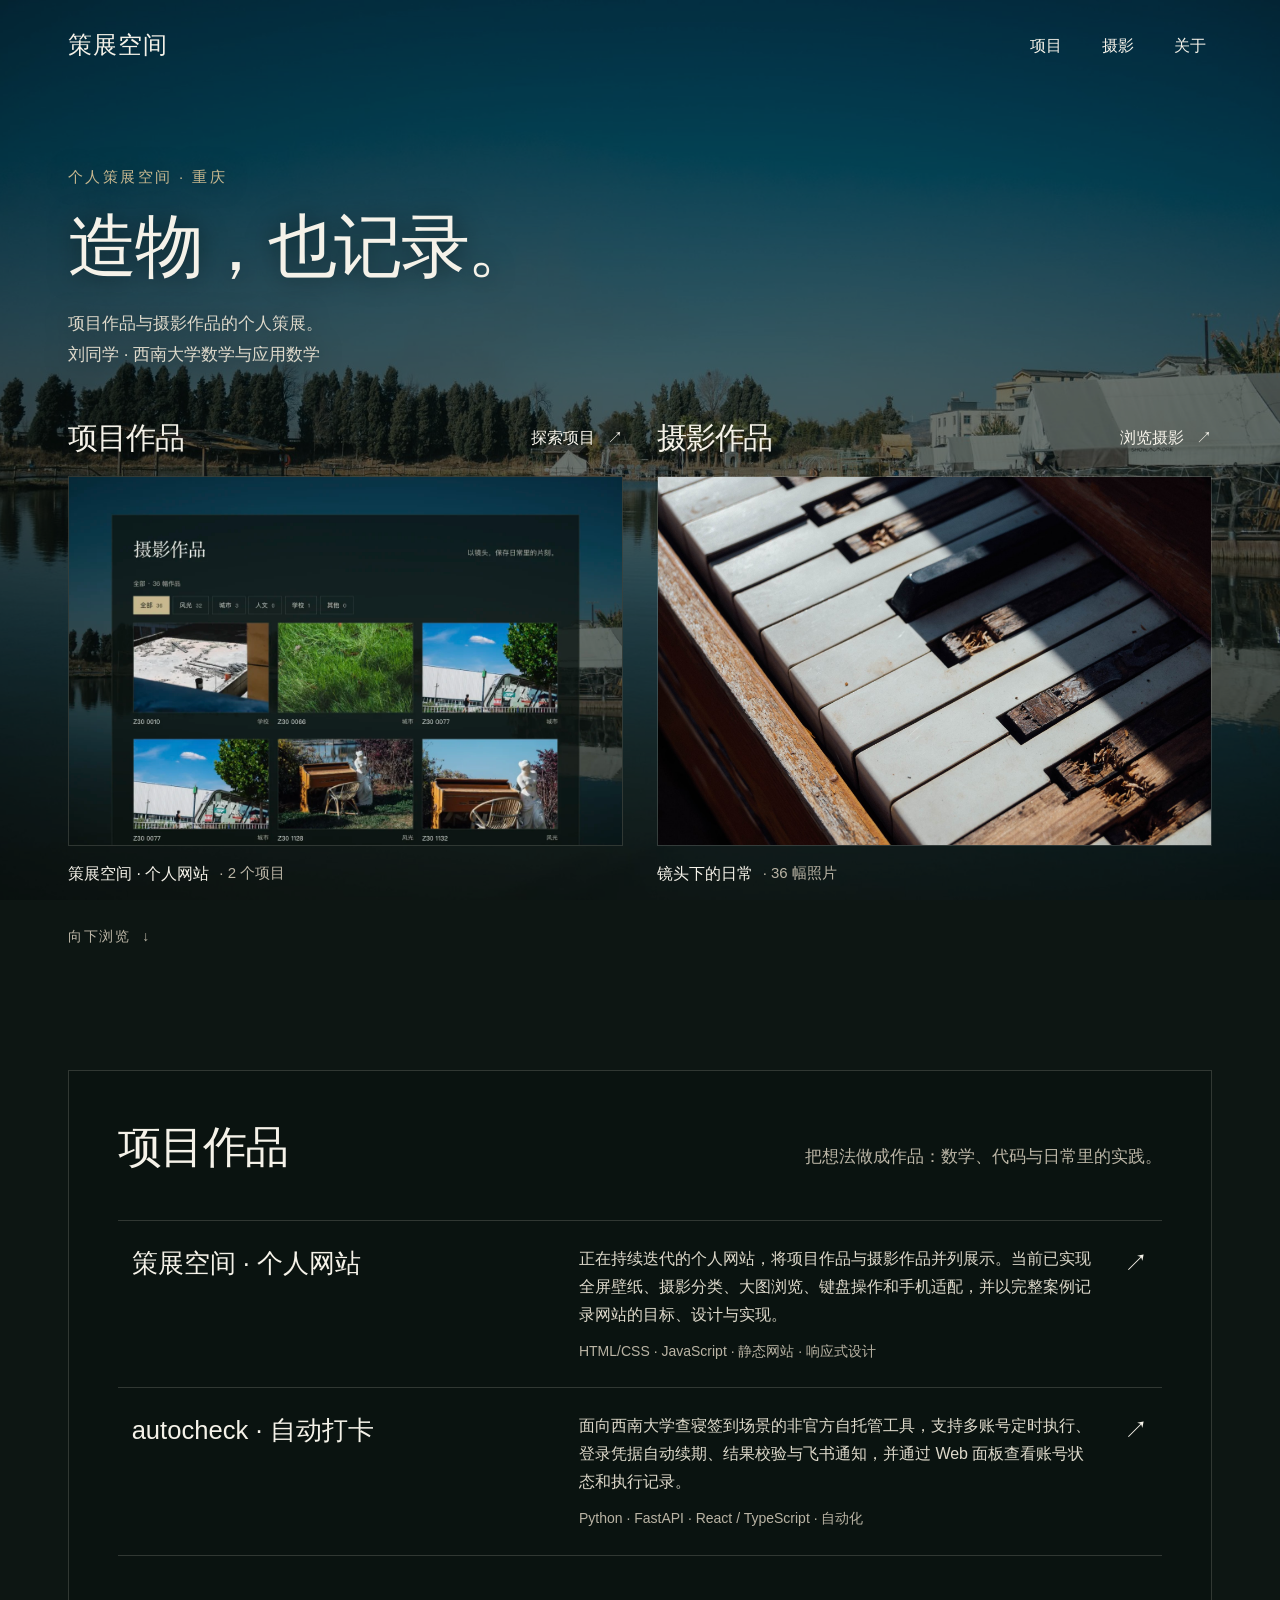
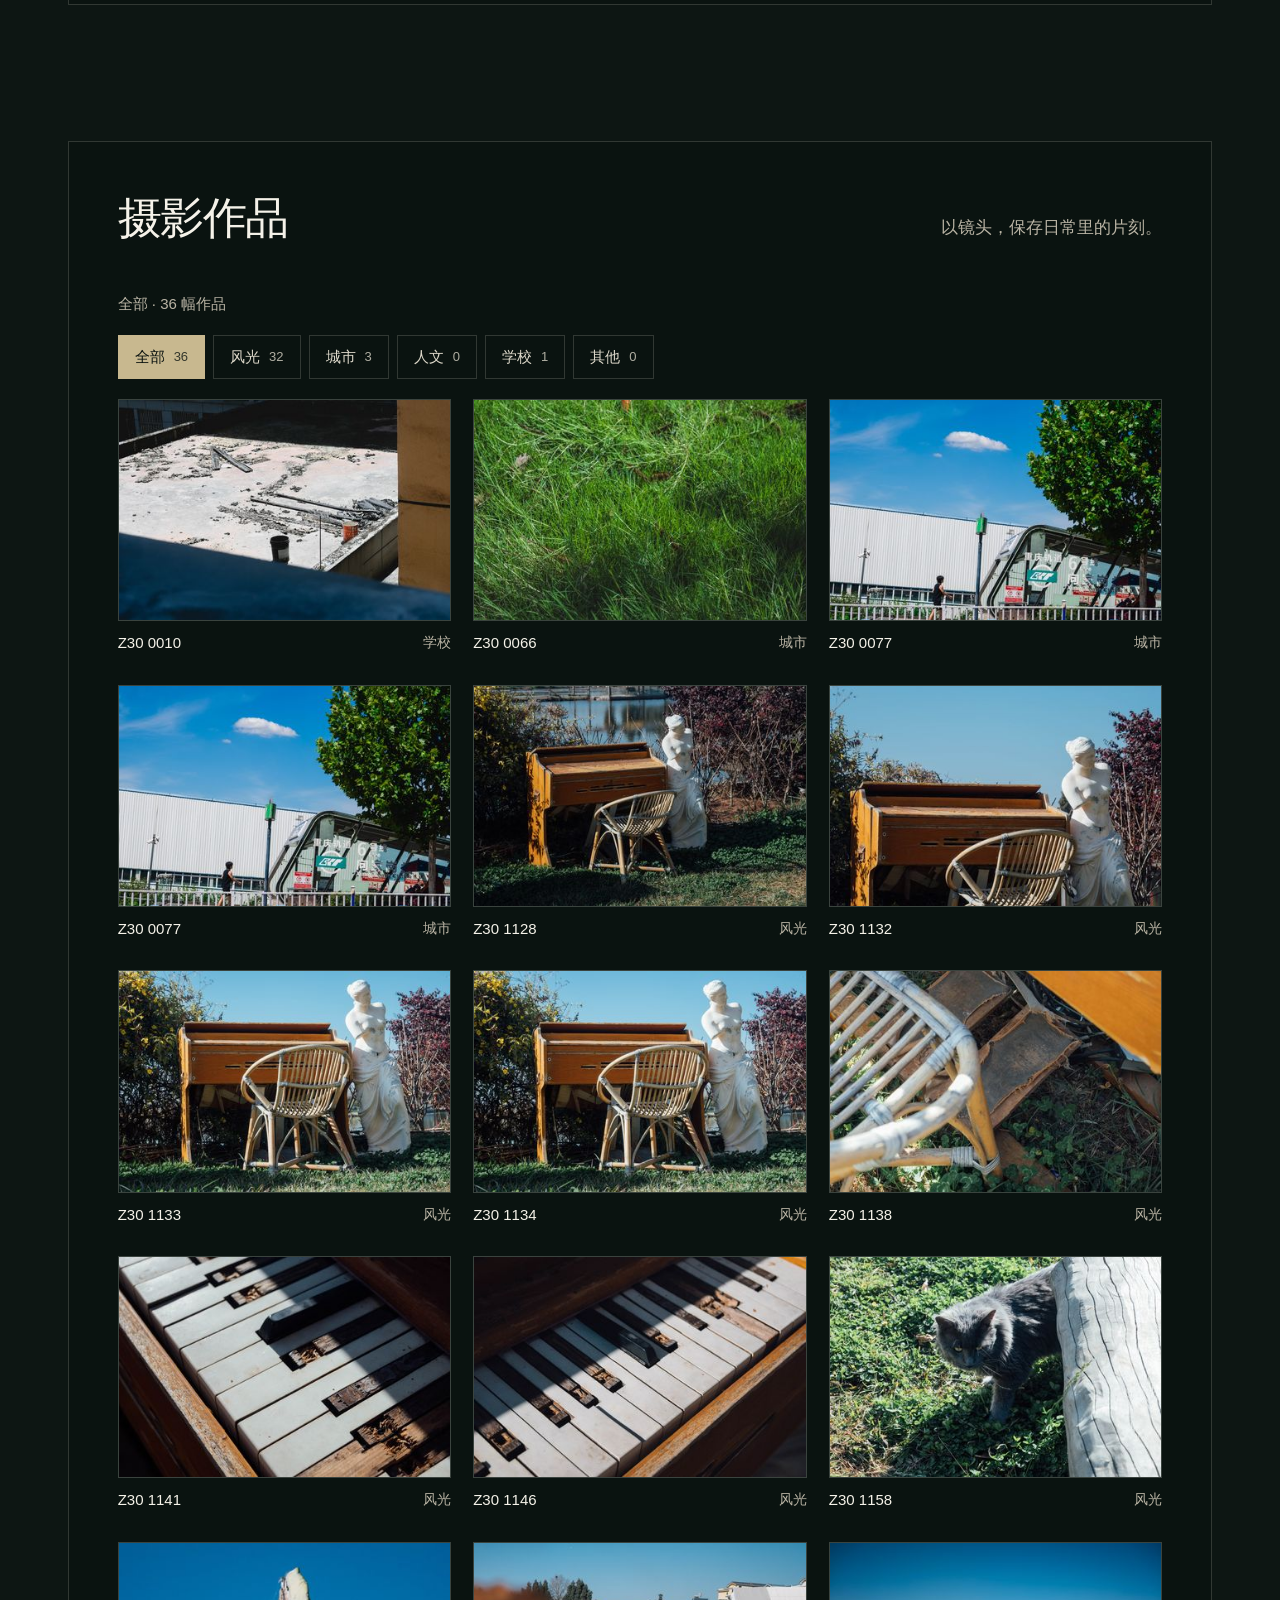
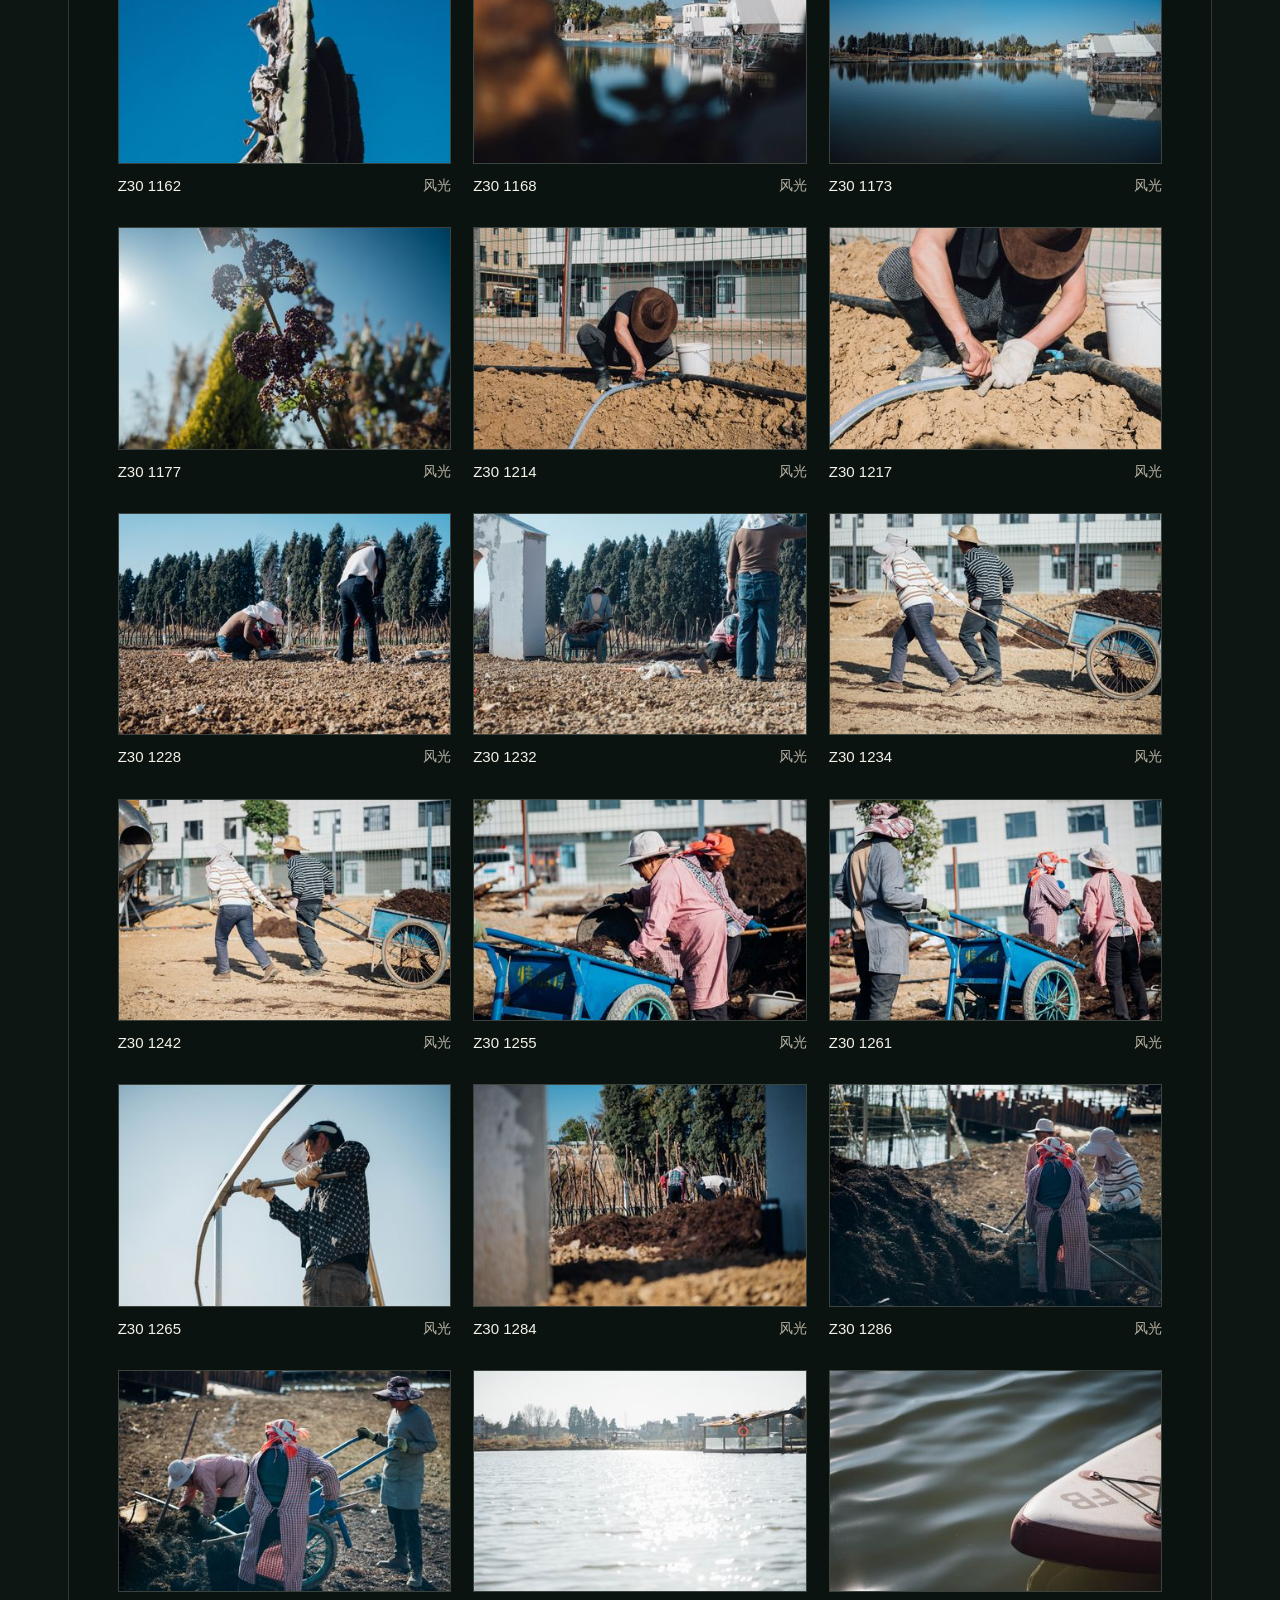
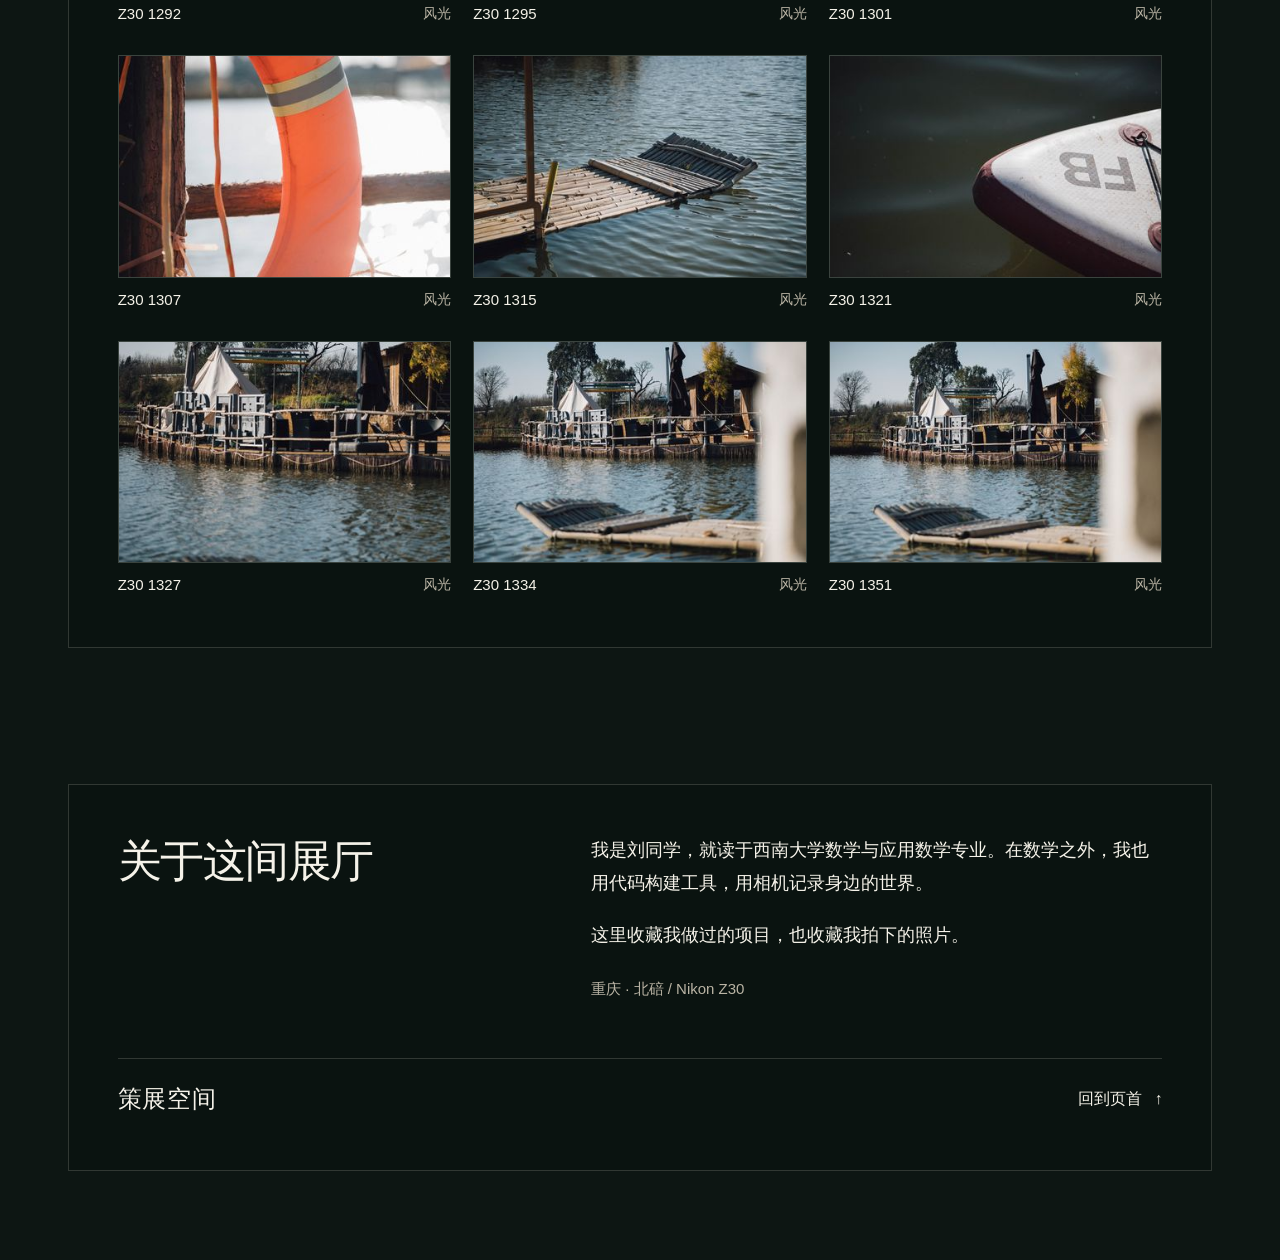
<file: index.html>
<!DOCTYPE html>
<html lang="zh-CN">
<head>
  <meta charset="UTF-8">
  <meta name="viewport" content="width=device-width, initial-scale=1.0">
  <meta name="description" content="刘同学的个人策展空间：全屏壁纸背景下的项目作品与摄影作品。">
  <meta name="theme-color" content="#0b1310">
  <link rel="canonical" href="https://liusolo.top/">
  <title>策展空间 · 项目与摄影</title>
  <link rel="icon" href="data:image/svg+xml,%3Csvg xmlns='http://www.w3.org/2000/svg' viewBox='0 0 80 80'%3E%3Crect width='80' height='80' fill='%23192521'/%3E%3Ctext x='40' y='56' text-anchor='middle' font-size='48' fill='%23F2F3EF' font-family='serif'%3E策%3C/text%3E%3C/svg%3E">
  <link rel="stylesheet" href="css/reset.css">
  <link rel="stylesheet" href="css/demo-wallpaper.css?v=live-20261104">
  <noscript><style>.js-loading { display: none; }</style></noscript>
  <script src="js/demo-wallpaper.js?v=live-20261104" defer></script>
</head>
<body>
  <div class="wallpaper" aria-hidden="true">
    <div class="wallpaper__image" id="wallpaper-image"></div>
    <div class="wallpaper__scrim"></div>
  </div>

  <a class="skip-link" href="#main">跳到作品</a>

  <header class="hero" id="home">
    <div class="shell">
      <div class="site-nav" data-enter style="--enter-delay: 0ms">
        <a class="wordmark" href="#home" aria-label="策展空间，返回页首">策展空间</a>
        <nav class="site-nav__links" aria-label="主导航">
          <a href="#projects">项目</a>
          <a href="#photography">摄影</a>
          <a href="#about">关于</a>
        </nav>
      </div>

      <div class="hero__intro">
        <p class="hero__eyebrow" data-enter style="--enter-delay: 60ms">个人策展空间 · 重庆</p>
        <h1 data-enter style="--enter-delay: 120ms">造物，也记录。</h1>
        <p class="hero__lede" data-enter style="--enter-delay: 180ms">项目作品与摄影作品的个人策展。<br>刘同学 · 西南大学数学与应用数学</p>
      </div>

      <div class="portals">
        <article class="portal" data-enter style="--enter-delay: 240ms">
          <div class="portal__heading">
            <h2>项目作品</h2>
            <a class="action-link" href="#projects">探索项目 <span aria-hidden="true">↗</span></a>
          </div>
          <a class="portal__media project-cover" id="featured-project-cover" href="#projects" aria-label="查看项目作品">
            <img class="project-cover__image" id="featured-project-image" alt="" width="1440" height="900">
            <span class="project-cover__kind" id="featured-project-kind">个人网站</span>
            <span class="project-cover__title" id="featured-project-name" aria-hidden="true">策展<br>空间</span>
            <span class="project-cover__note">从一个想法，到一件作品。</span>
          </a>
          <p class="portal__caption">
            <span id="featured-project-title">策展空间 · 个人网站</span>
            <span class="portal__meta" id="project-count">· 持续迭代</span>
          </p>
        </article>

        <article class="portal" data-enter style="--enter-delay: 300ms">
          <div class="portal__heading">
            <h2>摄影作品</h2>
            <a class="action-link" href="#photography">浏览摄影 <span aria-hidden="true">↗</span></a>
          </div>
          <a class="portal__media photo-cover" href="#photography" aria-label="浏览摄影作品">
            <img id="featured-photo" src="photos/full/photo_048.jpg" alt="摄影作品：旧钢琴琴键" width="2000" height="1333" fetchpriority="high">
          </a>
          <p class="portal__caption">
            <span>镜头下的日常</span>
            <span class="portal__meta" id="photo-count">· 36 幅照片</span>
          </p>
        </article>
      </div>

      <p class="hero__scroll" data-enter style="--enter-delay: 360ms">向下浏览 <span aria-hidden="true">↓</span></p>
    </div>
  </header>

  <main id="main">
    <section class="chapter" id="projects" aria-labelledby="projects-heading">
      <div class="shell">
        <div class="panel reveal">
          <div class="section-heading">
            <h2 id="projects-heading">项目作品</h2>
            <p>把想法做成作品：数学、代码与日常里的实践。</p>
          </div>
          <div class="project-list" id="wallpaper-projects" aria-live="polite">
            <p class="status js-loading">正在整理项目作品…</p>
          </div>
          <noscript>
            <p class="status">启用 JavaScript 后可浏览完整项目清单，也可以直接阅读 <a href="project.html?id=personal-site">策展空间网站项目</a>。</p>
          </noscript>
        </div>
      </div>
    </section>

    <section class="chapter" id="photography" aria-labelledby="photography-heading">
      <div class="shell" id="gallery">
        <div class="panel reveal">
          <div class="section-heading">
            <h2 id="photography-heading">摄影作品</h2>
            <p>以镜头，保存日常里的片刻。</p>
          </div>
          <p class="photo-summary" id="wallpaper-photo-summary" aria-live="polite"></p>
          <div class="photo-filters" id="wallpaper-photo-filters" role="group" aria-label="筛选摄影作品" hidden></div>
          <div class="photo-grid" id="wallpaper-photos" aria-live="polite">
            <p class="status js-loading">正在整理摄影作品…</p>
          </div>
          <noscript>
            <p class="status">摄影合集需要启用 JavaScript。你也可以直接查看 <a href="photos/full/photo_048.jpg">摄影作品《旧钢琴琴键》</a>。</p>
          </noscript>
        </div>
      </div>
    </section>

    <section class="chapter chapter--about" id="about" aria-labelledby="about-heading">
      <div class="shell">
        <div class="panel panel--about reveal">
          <div class="about-content">
            <h2 id="about-heading">关于这间展厅</h2>
            <div class="about-copy">
              <p>我是刘同学，就读于西南大学数学与应用数学专业。在数学之外，我也用代码构建工具，用相机记录身边的世界。</p>
              <p>这里收藏我做过的项目，也收藏我拍下的照片。</p>
              <span class="about-location">重庆 · 北碚 / Nikon Z30</span>
            </div>
          </div>
          <footer class="site-footer">
            <a class="wordmark" href="#home">策展空间</a>
            <a class="action-link" href="#home">回到页首 <span aria-hidden="true">↑</span></a>
          </footer>
        </div>
      </div>
    </section>
  </main>

  <dialog class="photo-viewer" id="wallpaper-viewer" aria-labelledby="viewer-title" aria-describedby="viewer-counter">
    <div class="photo-viewer__toolbar">
      <span>摄影作品</span>
      <button class="viewer-control" id="viewer-close" type="button" aria-label="关闭大图" autofocus>关闭 <span aria-hidden="true">×</span></button>
    </div>
    <figure class="photo-viewer__figure">
      <img id="viewer-image" alt="">
      <figcaption class="photo-viewer__caption">
        <div><h2 id="viewer-title"></h2><p id="viewer-category"></p></div>
        <p id="viewer-counter" aria-live="polite"></p>
      </figcaption>
    </figure>
    <p class="photo-viewer__status" id="viewer-status" role="status" hidden></p>
    <div class="photo-viewer__navigation">
      <button class="viewer-control" id="viewer-prev" type="button" aria-label="上一张"><span aria-hidden="true">←</span> 上一张</button>
      <span class="photo-viewer__hint">方向键切换 · Esc 关闭</span>
      <button class="viewer-control" id="viewer-next" type="button" aria-label="下一张">下一张 <span aria-hidden="true">→</span></button>
    </div>
  </dialog>
</body>
</html>
</file>
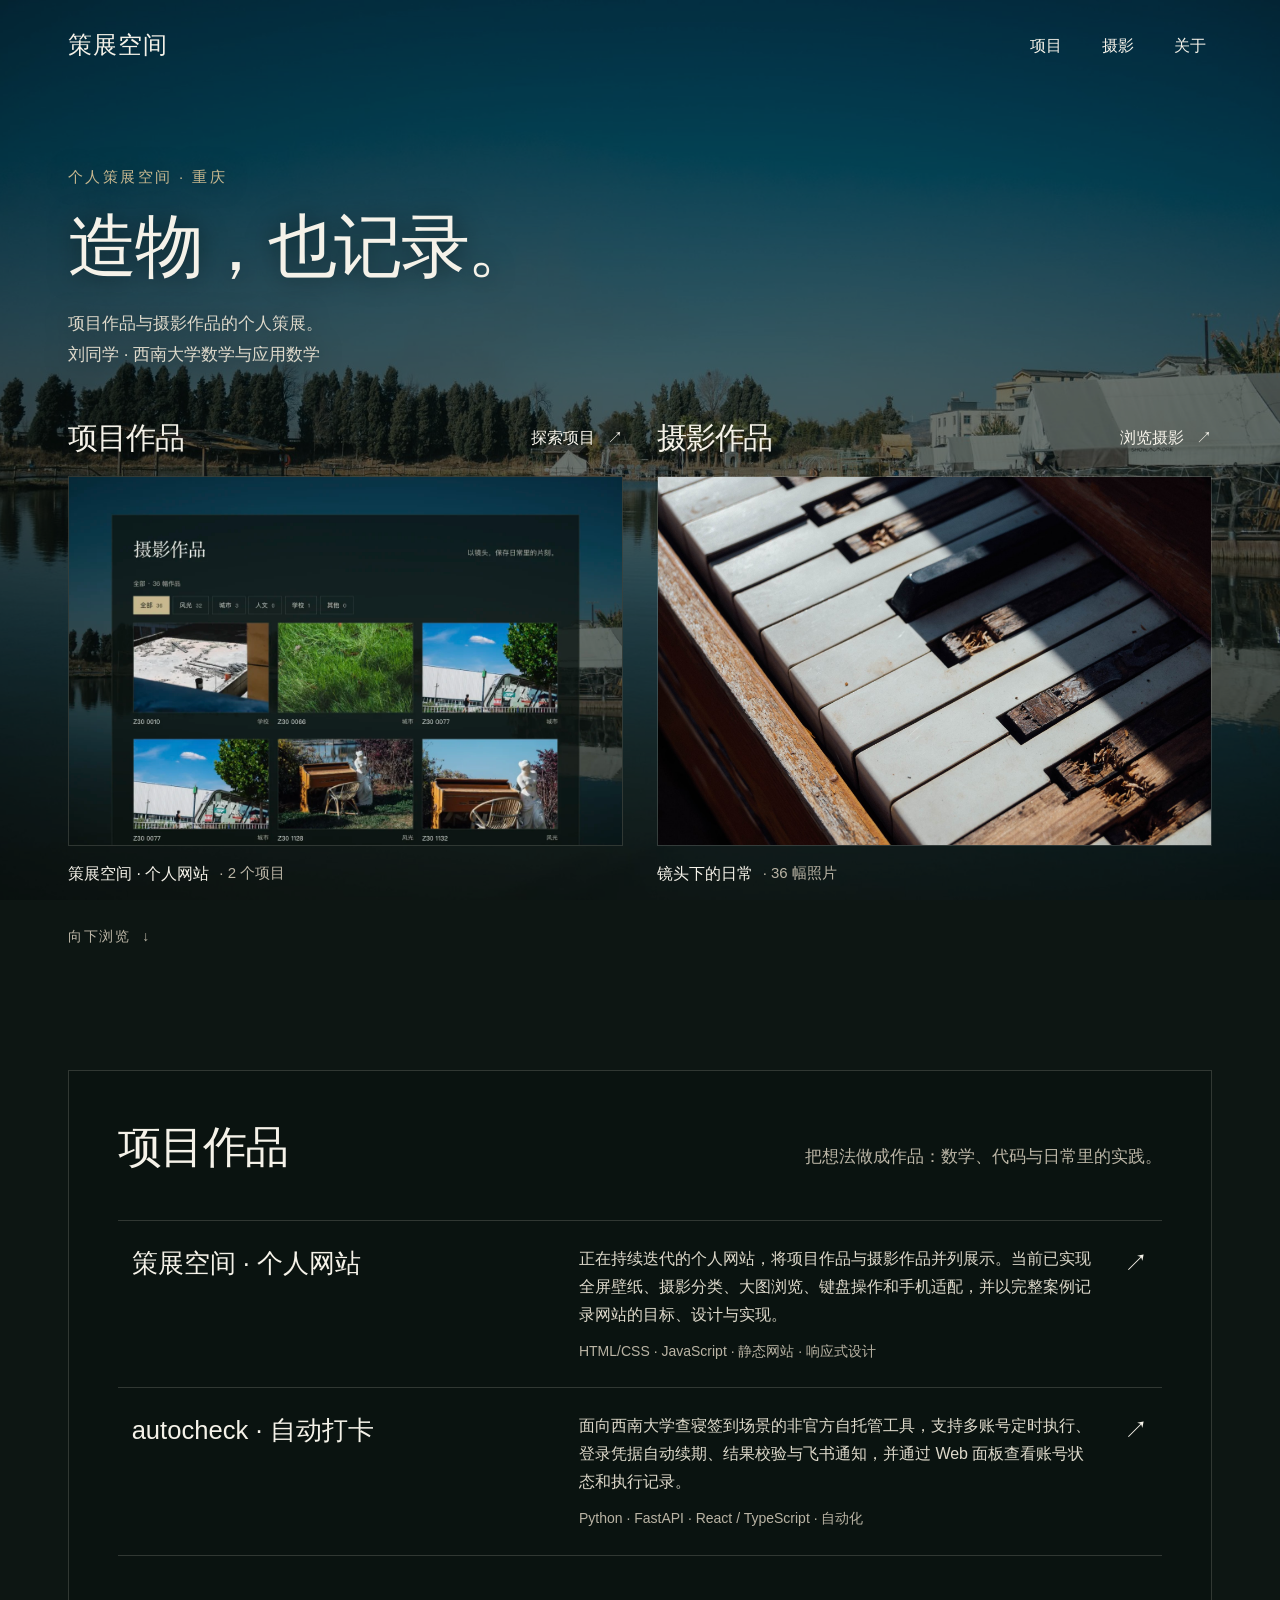
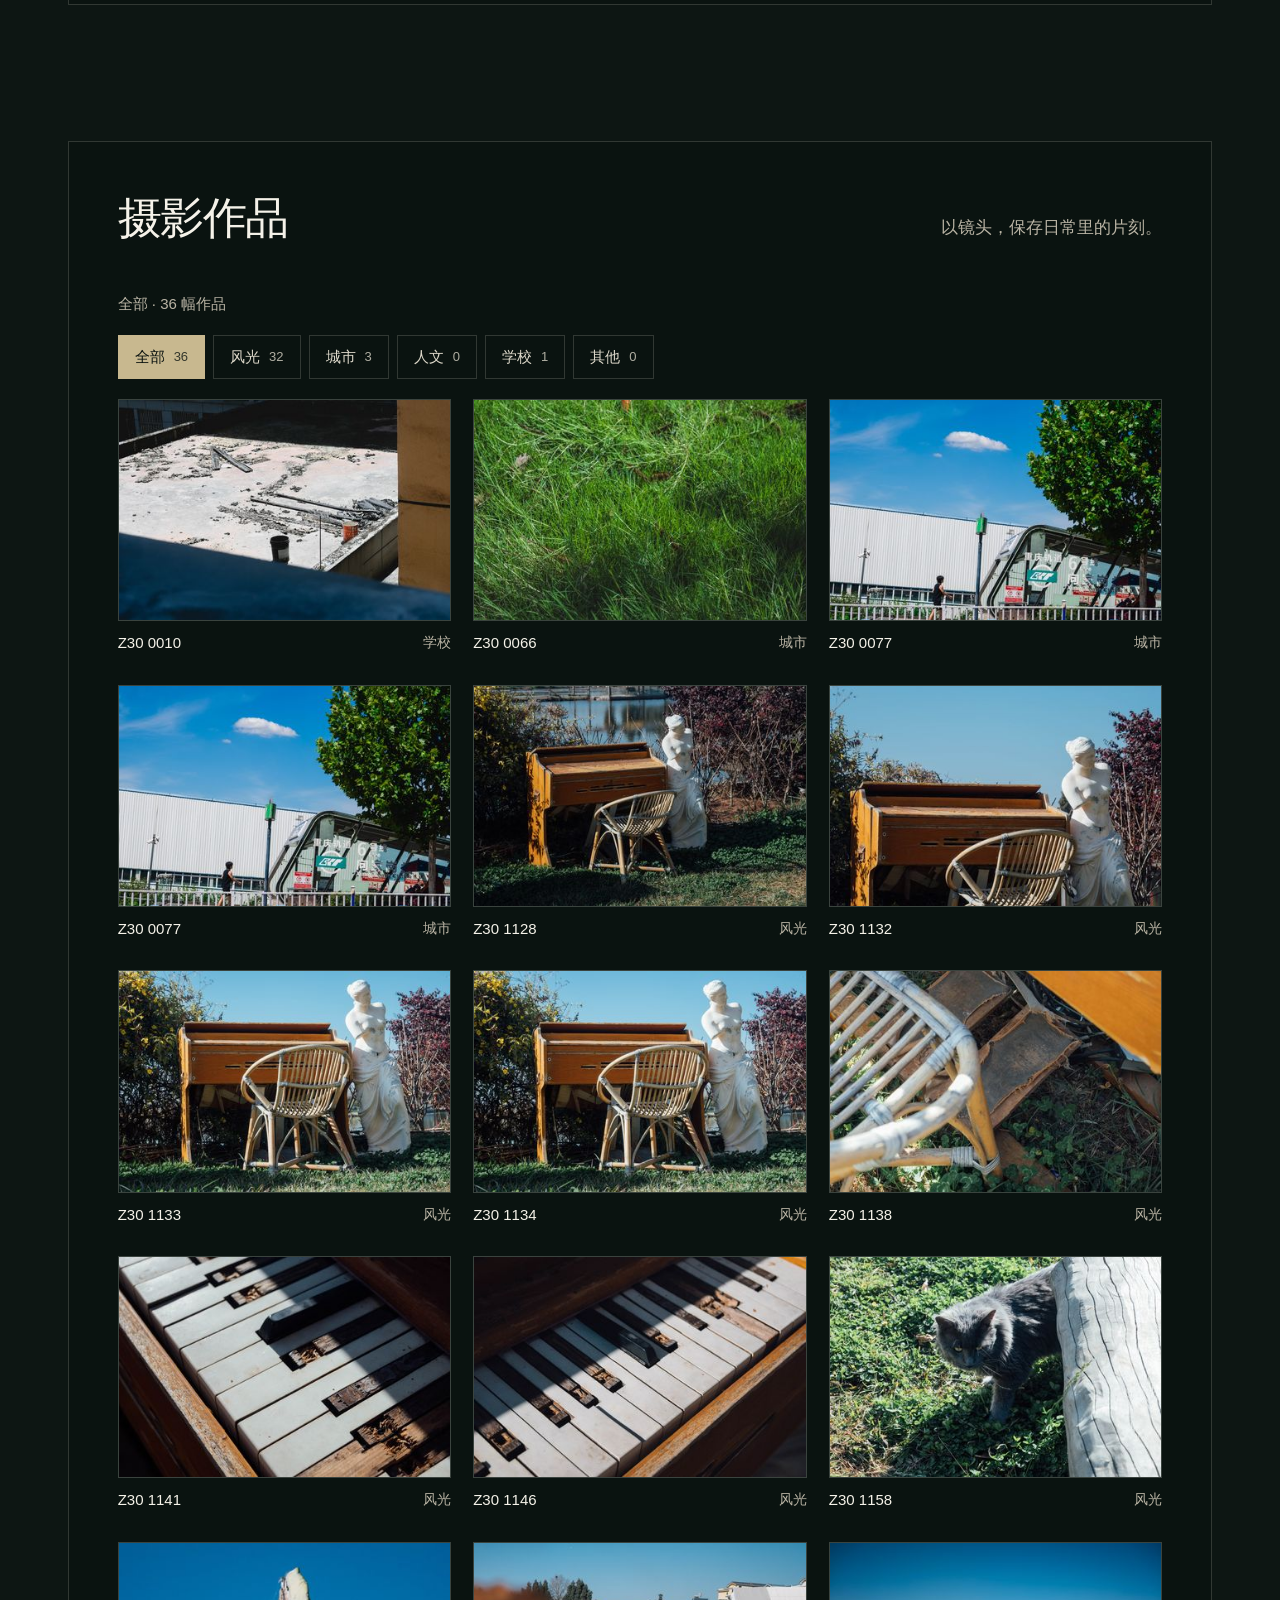
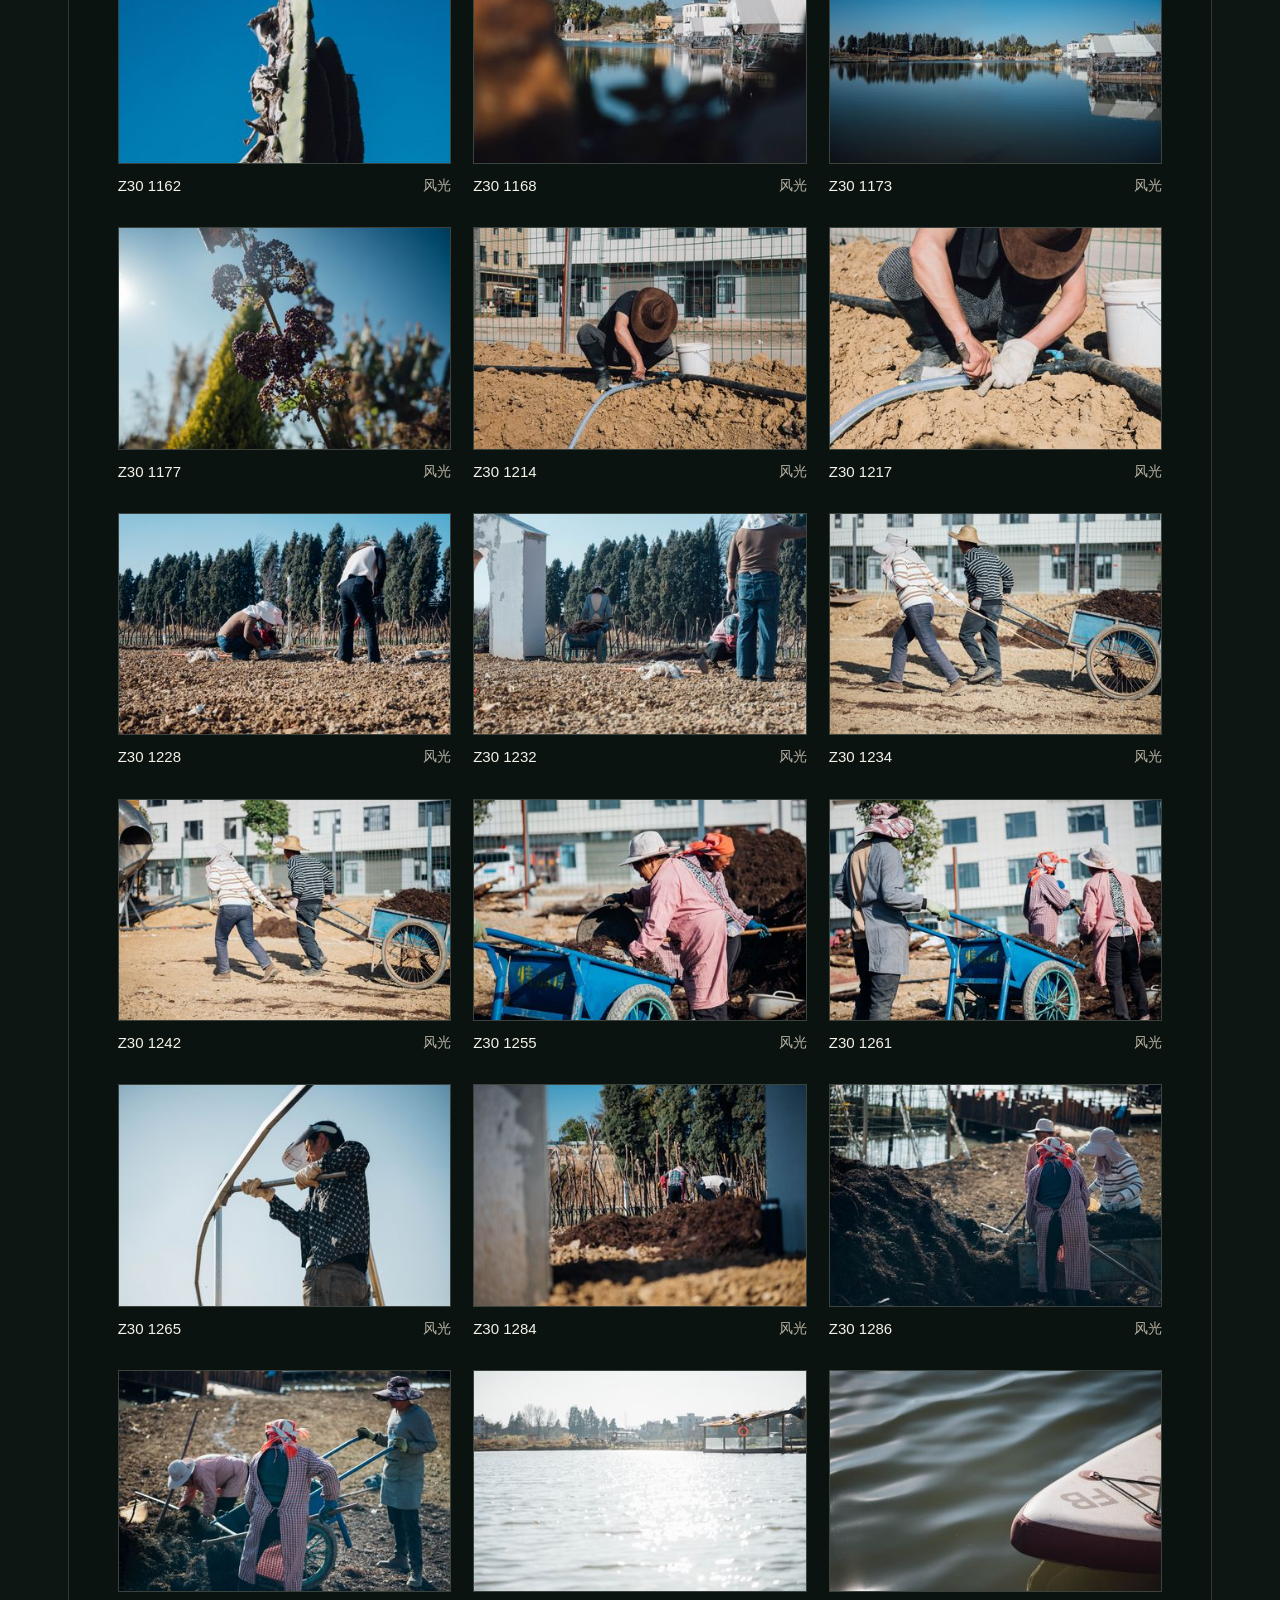
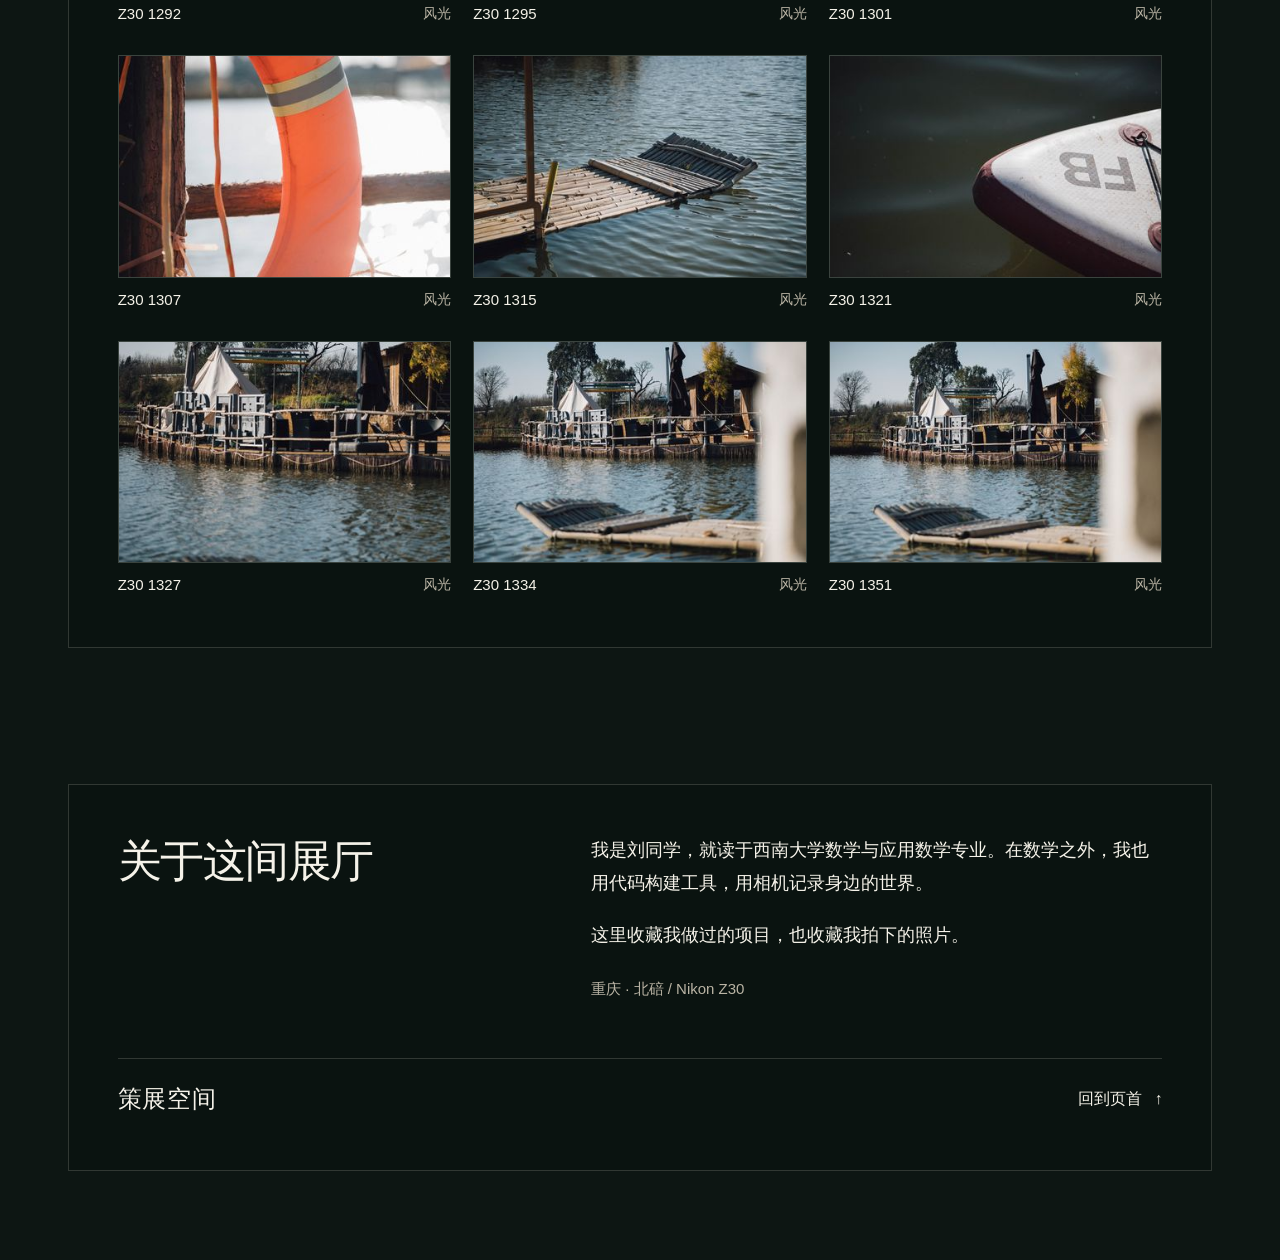
<file: demo-wallpaper.html>
<!DOCTYPE html>
<html lang="zh-CN">
<head>
  <meta charset="UTF-8">
  <meta name="viewport" content="width=device-width, initial-scale=1.0">
  <meta name="description" content="刘同学的个人策展空间：全屏壁纸背景下的项目作品与摄影作品。">
  <meta name="theme-color" content="#0b1310">
  <title>策展空间 · 项目与摄影（壁纸版）</title>
  <link rel="icon" href="data:image/svg+xml,%3Csvg xmlns='http://www.w3.org/2000/svg' viewBox='0 0 80 80'%3E%3Crect width='80' height='80' fill='%23192521'/%3E%3Ctext x='40' y='56' text-anchor='middle' font-size='48' fill='%23F2F3EF' font-family='serif'%3E策%3C/text%3E%3C/svg%3E">
  <link rel="stylesheet" href="css/reset.css">
  <link rel="stylesheet" href="css/demo-wallpaper.css?v=site-case-20261104">
  <noscript><style>.js-loading { display: none; }</style></noscript>
  <script src="js/demo-wallpaper.js?v=site-case-20261104" defer></script>
</head>
<body>
  <div class="wallpaper" aria-hidden="true">
    <div class="wallpaper__image" id="wallpaper-image"></div>
    <div class="wallpaper__scrim"></div>
  </div>

  <a class="skip-link" href="#main">跳到作品</a>

  <header class="hero" id="home">
    <div class="shell">
      <div class="site-nav" data-enter style="--enter-delay: 0ms">
        <a class="wordmark" href="#home" aria-label="策展空间，返回页首">策展空间</a>
        <nav class="site-nav__links" aria-label="主导航">
          <a href="#projects">项目</a>
          <a href="#photography">摄影</a>
          <a href="#about">关于</a>
        </nav>
      </div>

      <div class="hero__intro">
        <p class="hero__eyebrow" data-enter style="--enter-delay: 60ms">个人策展空间 · 重庆</p>
        <h1 data-enter style="--enter-delay: 120ms">造物，也记录。</h1>
        <p class="hero__lede" data-enter style="--enter-delay: 180ms">项目作品与摄影作品的个人策展。<br>刘同学 · 西南大学数学与应用数学</p>
      </div>

      <div class="portals">
        <article class="portal" data-enter style="--enter-delay: 240ms">
          <div class="portal__heading">
            <h2>项目作品</h2>
            <a class="action-link" href="#projects">探索项目 <span aria-hidden="true">↗</span></a>
          </div>
          <a class="portal__media project-cover" id="featured-project-cover" href="#projects" aria-label="查看项目作品">
            <img class="project-cover__image" id="featured-project-image" alt="" width="1440" height="900">
            <span class="project-cover__kind" id="featured-project-kind">个人网站</span>
            <span class="project-cover__title" id="featured-project-name" aria-hidden="true">策展<br>空间</span>
            <span class="project-cover__note">从一个想法，到一件作品。</span>
          </a>
          <p class="portal__caption">
            <span id="featured-project-title">策展空间 · 个人网站</span>
            <span class="portal__meta" id="project-count">· 持续迭代</span>
          </p>
        </article>

        <article class="portal" data-enter style="--enter-delay: 300ms">
          <div class="portal__heading">
            <h2>摄影作品</h2>
            <a class="action-link" href="#photography">浏览摄影 <span aria-hidden="true">↗</span></a>
          </div>
          <a class="portal__media photo-cover" href="#photography" aria-label="浏览摄影作品">
            <img id="featured-photo" src="photos/full/photo_048.jpg" alt="摄影作品：旧钢琴琴键" width="2000" height="1333" fetchpriority="high">
          </a>
          <p class="portal__caption">
            <span>镜头下的日常</span>
            <span class="portal__meta" id="photo-count">· 36 幅照片</span>
          </p>
        </article>
      </div>

      <p class="hero__scroll" data-enter style="--enter-delay: 360ms">向下浏览 <span aria-hidden="true">↓</span></p>
    </div>
  </header>

  <main id="main">
    <section class="chapter" id="projects" aria-labelledby="projects-heading">
      <div class="shell">
        <div class="panel reveal">
          <div class="section-heading">
            <h2 id="projects-heading">项目作品</h2>
            <p>把想法做成作品：数学、代码与日常里的实践。</p>
          </div>
          <div class="project-list" id="wallpaper-projects" aria-live="polite">
            <p class="status js-loading">正在整理项目作品…</p>
          </div>
          <noscript>
            <p class="status">启用 JavaScript 后可浏览完整项目清单。页面介绍与两个入口仍可阅读，也可以访问 <a href="index.html#projects">正式首页的项目区</a>。</p>
          </noscript>
        </div>
      </div>
    </section>

    <section class="chapter" id="photography" aria-labelledby="photography-heading">
      <div class="shell">
        <div class="panel reveal">
          <div class="section-heading">
            <h2 id="photography-heading">摄影作品</h2>
            <p>以镜头，保存日常里的片刻。</p>
          </div>
          <p class="photo-summary" id="wallpaper-photo-summary" aria-live="polite"></p>
          <div class="photo-filters" id="wallpaper-photo-filters" role="group" aria-label="筛选摄影作品" hidden></div>
          <div class="photo-grid" id="wallpaper-photos" aria-live="polite">
            <p class="status js-loading">正在整理摄影作品…</p>
          </div>
          <noscript>
            <p class="status">摄影合集需要启用 JavaScript。页面介绍与两个入口仍可正常阅读，也可以访问 <a href="index.html#gallery">正式首页的摄影区</a>。</p>
          </noscript>
        </div>
      </div>
    </section>

    <section class="chapter chapter--about" id="about" aria-labelledby="about-heading">
      <div class="shell">
        <div class="panel panel--about reveal">
          <div class="about-content">
            <h2 id="about-heading">关于这间展厅</h2>
            <div class="about-copy">
              <p>我是刘同学，就读于西南大学数学与应用数学专业。在数学之外，我也用代码构建工具，用相机记录身边的世界。</p>
              <p>这里收藏我做过的项目，也收藏我拍下的照片。</p>
              <span class="about-location">重庆 · 北碚 / Nikon Z30</span>
            </div>
          </div>
          <footer class="site-footer">
            <a class="wordmark" href="#home">策展空间</a>
            <a class="action-link" href="#home">回到页首 <span aria-hidden="true">↑</span></a>
          </footer>
        </div>
      </div>
    </section>
  </main>

  <dialog class="photo-viewer" id="wallpaper-viewer" aria-labelledby="viewer-title" aria-describedby="viewer-counter">
    <div class="photo-viewer__toolbar">
      <span>摄影作品</span>
      <button class="viewer-control" id="viewer-close" type="button" aria-label="关闭大图" autofocus>关闭 <span aria-hidden="true">×</span></button>
    </div>
    <figure class="photo-viewer__figure">
      <img id="viewer-image" alt="">
      <figcaption class="photo-viewer__caption">
        <div><h2 id="viewer-title"></h2><p id="viewer-category"></p></div>
        <p id="viewer-counter" aria-live="polite"></p>
      </figcaption>
    </figure>
    <p class="photo-viewer__status" id="viewer-status" role="status" hidden></p>
    <div class="photo-viewer__navigation">
      <button class="viewer-control" id="viewer-prev" type="button" aria-label="上一张"><span aria-hidden="true">←</span> 上一张</button>
      <span class="photo-viewer__hint">方向键切换 · Esc 关闭</span>
      <button class="viewer-control" id="viewer-next" type="button" aria-label="下一张">下一张 <span aria-hidden="true">→</span></button>
    </div>
  </dialog>
</body>
</html>
</file>
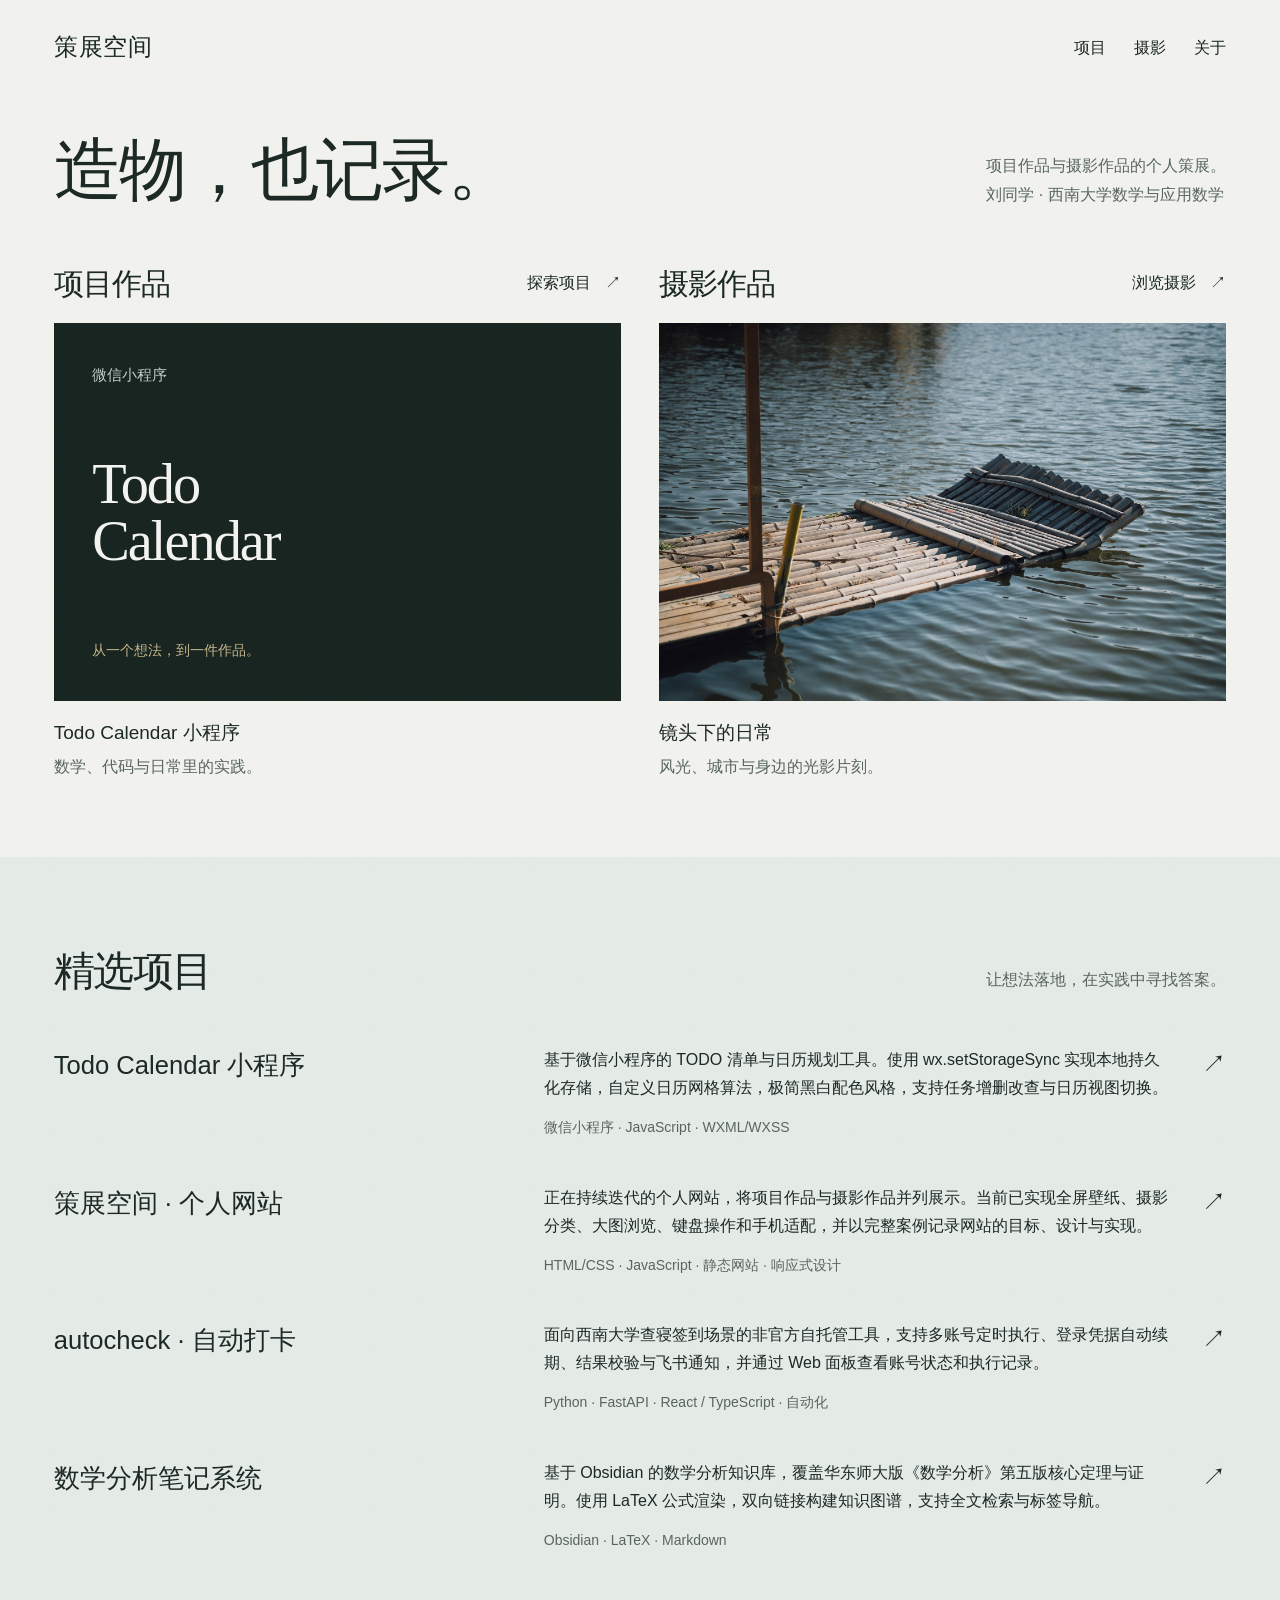
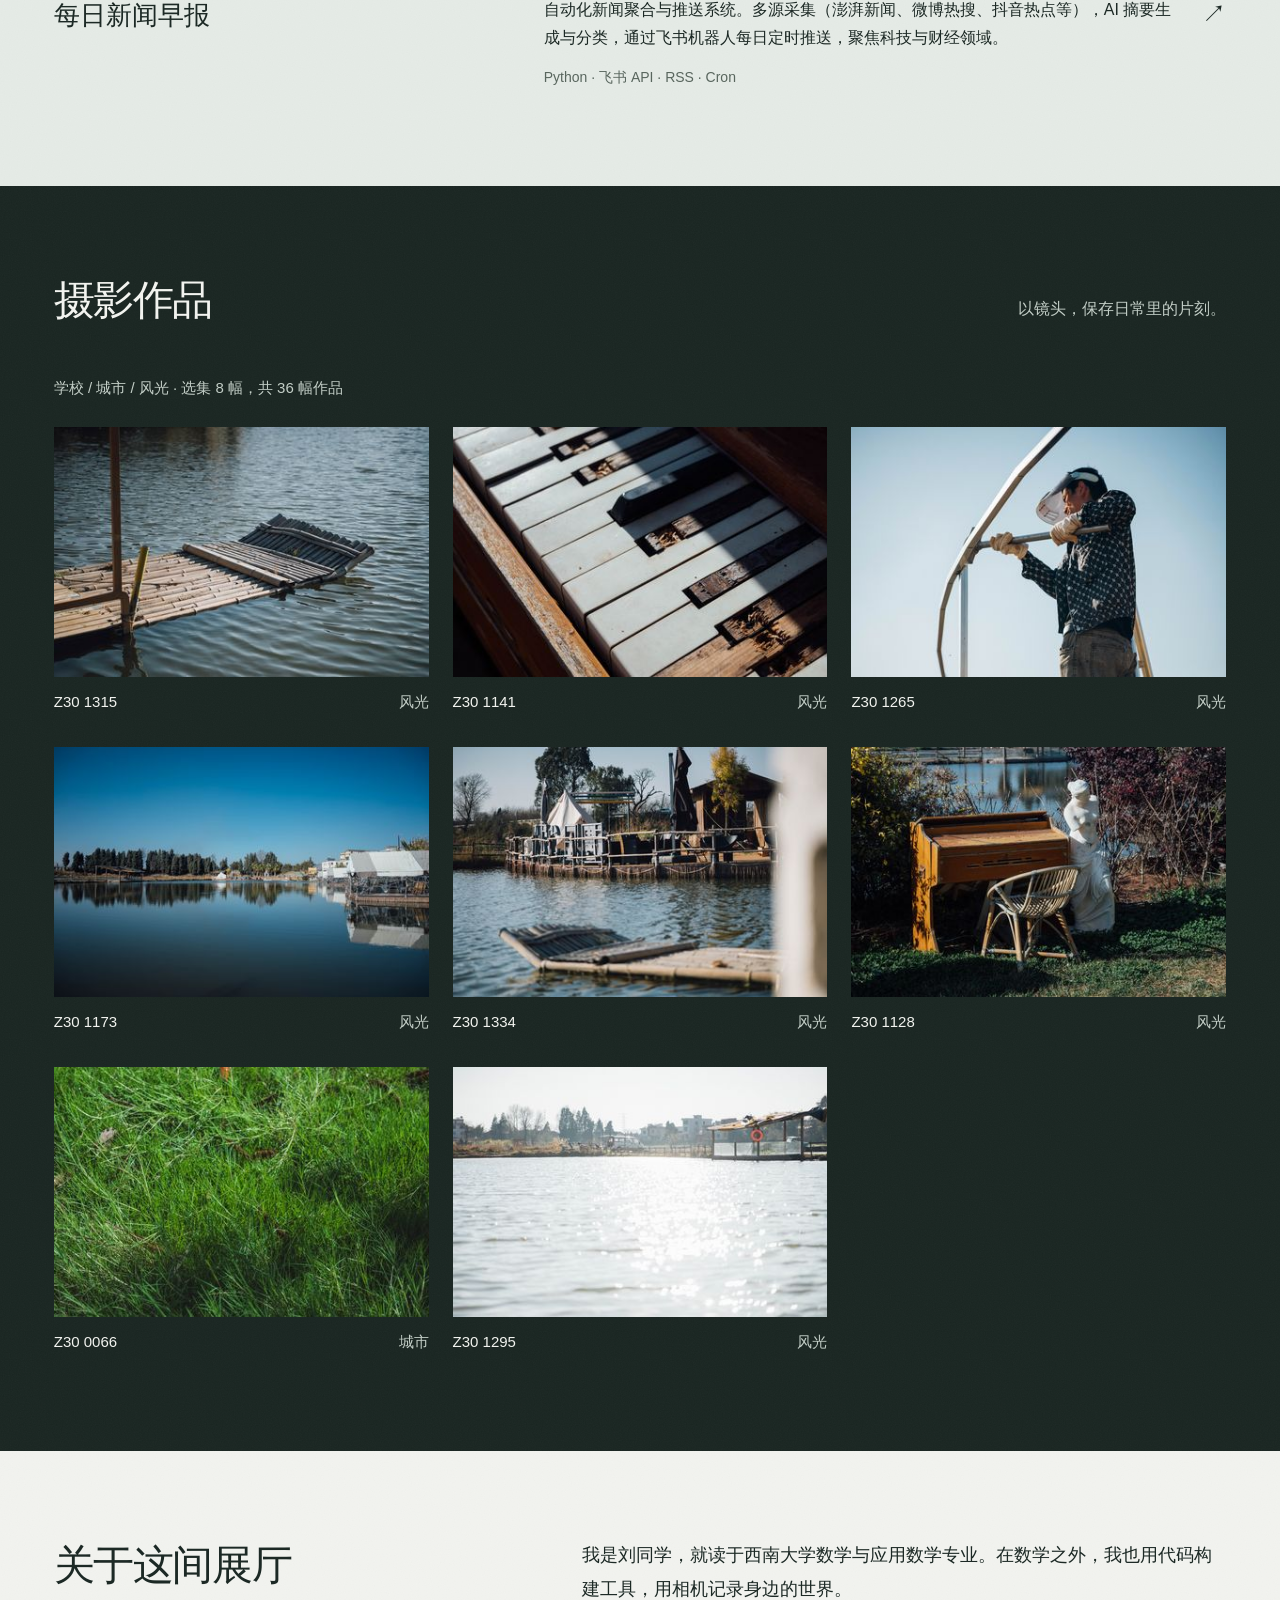
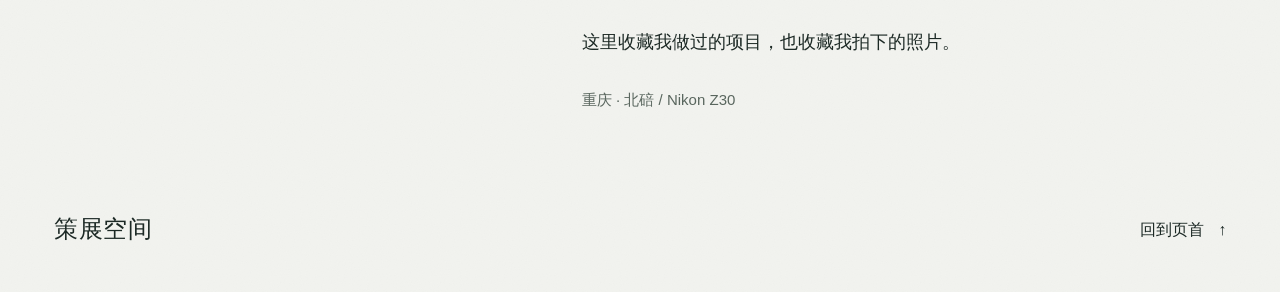
<file: demo.html>
<!DOCTYPE html>
<html lang="zh-CN">
<head>
  <meta charset="UTF-8">
  <meta name="viewport" content="width=device-width, initial-scale=1.0">
  <meta name="description" content="刘同学的个人策展空间，展示项目作品与摄影作品。">
  <title>策展空间 · 项目与摄影</title>
  <link rel="icon" href="data:image/svg+xml,%3Csvg xmlns='http://www.w3.org/2000/svg' viewBox='0 0 80 80'%3E%3Crect width='80' height='80' fill='%23192521'/%3E%3Ctext x='40' y='56' text-anchor='middle' font-size='48' fill='%23F2F3EF' font-family='serif'%3E策%3C/text%3E%3C/svg%3E">
  <link rel="stylesheet" href="css/reset.css">
  <link rel="stylesheet" href="css/demo.css">
  <script src="js/demo.js" defer></script>
</head>
<body>
  <a class="skip-link" href="#main">跳到作品</a>
  <header class="exhibition exhibition--intro" id="home">
    <div class="container">
      <div class="site-nav">
        <a class="wordmark" href="#home" aria-label="策展空间，返回页首">策展空间</a>
        <nav class="site-nav__links" aria-label="主导航">
          <a href="#projects">项目</a>
          <a href="#photography">摄影</a>
          <a href="#about">关于</a>
        </nav>
      </div>
      <div class="intro-heading" id="main">
        <h1>造物，也记录。</h1>
        <p>项目作品与摄影作品的个人策展。<br>刘同学 · 西南大学数学与应用数学</p>
      </div>
      <div class="portals">
        <article class="portal" aria-label="项目作品入口">
          <div class="portal__heading">
            <h2>项目作品</h2>
            <a class="action-link" href="#projects">探索项目 <span aria-hidden="true">↗</span></a>
          </div>
          <a class="portal__media project-cover" id="featured-project-cover" href="#projects" aria-label="查看项目作品">
            <span class="project-cover__kind" id="featured-project-kind">项目作品</span>
            <span class="project-cover__title" id="featured-project-name">想法<br>与实践</span>
            <span class="project-cover__note">从一个想法，到一件作品。</span>
          </a>
          <div class="portal__caption">
            <h3 id="featured-project-title">把想法做成作品</h3>
            <p>数学、代码与日常里的实践。</p>
          </div>
        </article>
        <article class="portal" aria-label="摄影作品入口">
          <div class="portal__heading">
            <h2>摄影作品</h2>
            <a class="action-link" href="#photography">浏览摄影 <span aria-hidden="true">↗</span></a>
          </div>
          <a class="portal__media photo-cover" href="#photography" aria-label="浏览摄影作品">
            <img id="featured-photo" src="photos/full/photo_071.jpg" alt="摄影作品：水面上的竹筏" width="2000" height="1333" fetchpriority="high">
          </a>
          <div class="portal__caption">
            <h3>镜头下的日常</h3>
            <p>风光、城市与身边的光影片刻。</p>
          </div>
        </article>
      </div>
    </div>
  </header>

  <main>
    <section class="exhibition exhibition--projects" id="projects" aria-labelledby="projects-heading">
      <div class="container section-content">
        <div class="section-heading">
          <h2 id="projects-heading">精选项目</h2>
          <p>让想法落地，在实践中寻找答案。</p>
        </div>
        <div class="project-list" id="demo-projects" aria-live="polite">
          <p class="content-status">正在整理项目作品…</p>
        </div>
        <noscript><p class="content-status">项目合集需要启用 JavaScript。你也可以直接阅读 <a href="project.html?id=todo-calendar">Todo Calendar 小程序</a>的项目介绍。</p></noscript>
      </div>
    </section>

    <section class="exhibition exhibition--photography" id="photography" aria-labelledby="photography-heading">
      <div class="container section-content">
        <div class="section-heading">
          <h2 id="photography-heading">摄影作品</h2>
          <p>以镜头，保存日常里的片刻。</p>
        </div>
        <div class="photo-summary" id="demo-photo-summary" aria-live="polite"></div>
        <div class="photo-grid" id="demo-photos">
          <p class="content-status">正在整理摄影作品…</p>
        </div>
        <noscript><p class="content-status">摄影合集需要启用 JavaScript。两类作品的入口和页面介绍仍可正常阅读。</p></noscript>
      </div>
    </section>

    <section class="exhibition exhibition--about" id="about" aria-labelledby="about-heading">
      <div class="container about-content">
        <h2 id="about-heading">关于这间展厅</h2>
        <div class="about-copy">
          <p>我是刘同学，就读于西南大学数学与应用数学专业。在数学之外，我也用代码构建工具，用相机记录身边的世界。</p>
          <p>这里收藏我做过的项目，也收藏我拍下的照片。</p>
          <span class="about-location">重庆 · 北碚 / Nikon Z30</span>
        </div>
      </div>
      <footer class="container site-footer">
        <a class="wordmark" href="#home">策展空间</a>
        <a class="action-link" href="#home">回到页首 <span aria-hidden="true">↑</span></a>
      </footer>
    </section>
  </main>
</body>
</html>
</file>
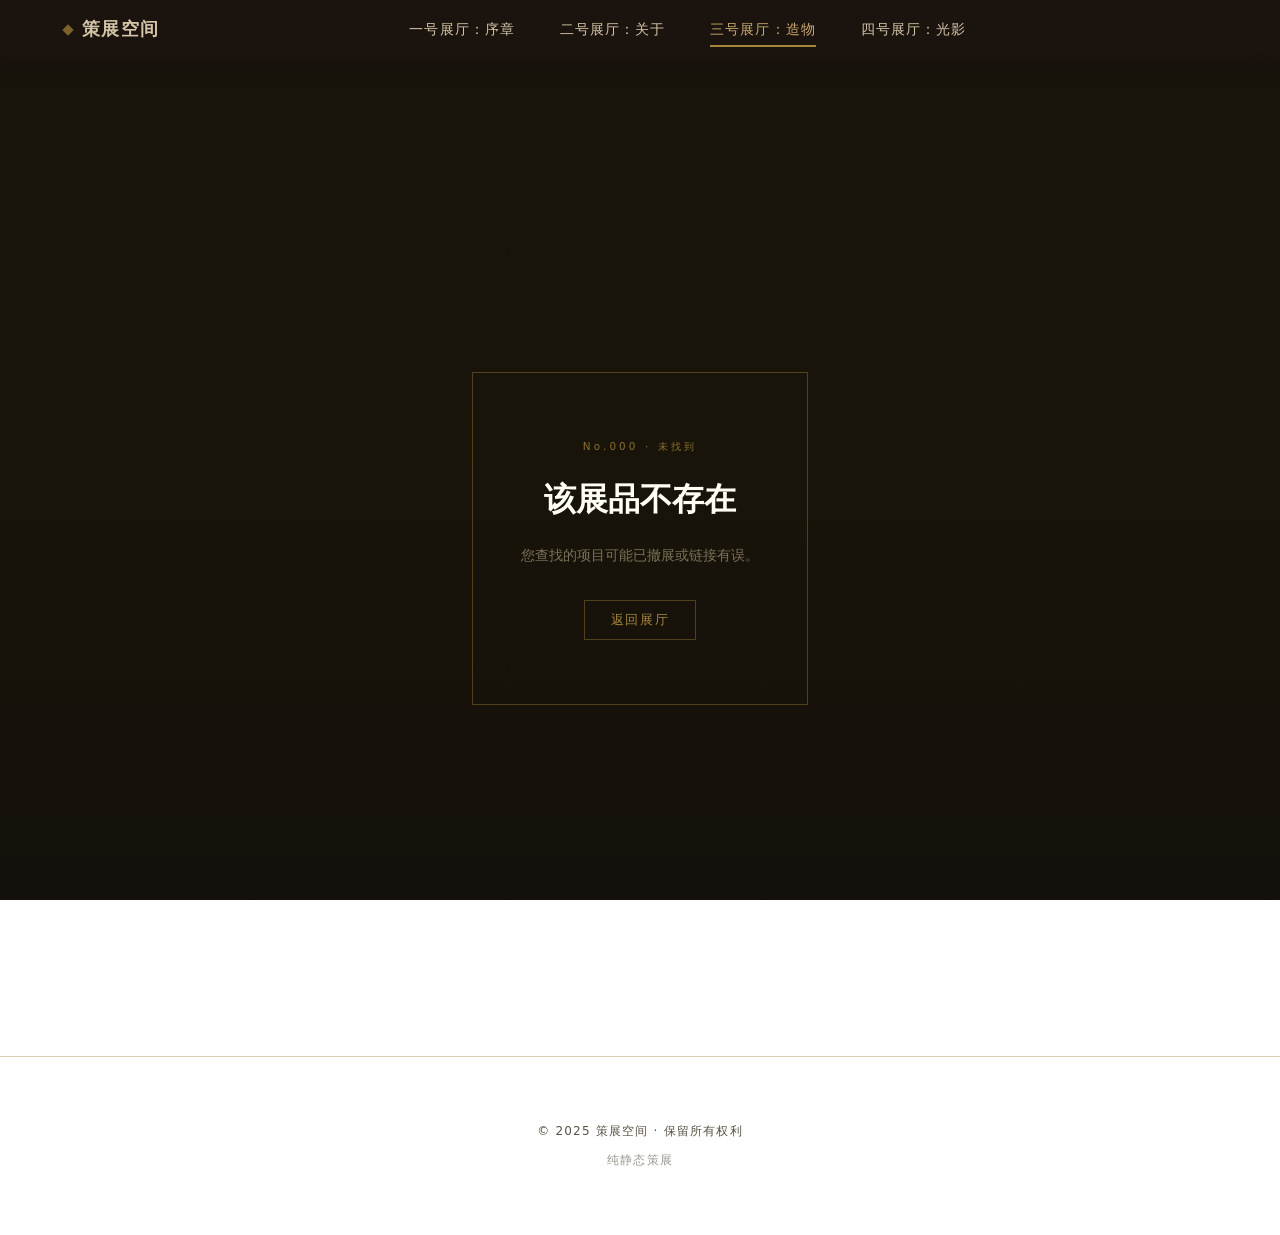
<file: project.html>
<!DOCTYPE html>
<html lang="zh-CN">
<head>
  <meta charset="UTF-8" />
  <meta name="viewport" content="width=device-width, initial-scale=1.0" />
  <meta name="description" content="项目详情 — 策展空间" />
  <title>策展空间 · 项目详情</title>

  <link rel="stylesheet" href="css/reset.css" />
  <link rel="stylesheet" href="css/variables.css" />
  <link rel="stylesheet" href="css/layout.css" />
  <link rel="stylesheet" href="css/projects.css" />
  <link rel="stylesheet" href="css/project-detail.css" />
  <link rel="stylesheet" href="css/nav.css" />
  <link rel="stylesheet" href="css/project-case.css?v=autocheck-case-20261104" />

  <link rel="icon" href="data:image/svg+xml,<svg xmlns='http://www.w3.org/2000/svg' viewBox='0 0 100 100'><rect width='100' height='100' fill='%2317130C' rx='4'/><text y='72' font-size='60' text-anchor='middle' x='50' fill='%23A8853D' font-family='serif'>策</text></svg>" />
</head>
<body>

  <!-- ═══════════ 导航栏 ═══════════ -->
  <header class="nav" id="nav">
    <div class="nav__inner container">
      <a href="index.html" class="nav__logo" aria-label="返回首页">
        <span class="nav__logo-decor"></span>
        <span class="nav__logo-text">策展空间</span>
      </a>

      <nav class="nav__menu" id="nav-menu" aria-label="主导航">
        <ul class="nav__links">
          <li><a href="index.html#home" class="nav__link">一号展厅：序章</a></li>
          <li><a href="index.html#about" class="nav__link">二号展厅：关于</a></li>
          <li><a href="index.html#projects" class="nav__link nav__link--active">三号展厅：造物</a></li>
          <li><a href="index.html#photography" class="nav__link">四号展厅：光影</a></li>
        </ul>
      </nav>

      <div class="nav__actions">
        <button class="nav__hamburger" id="nav-hamburger" aria-expanded="false" aria-controls="nav-menu" aria-label="打开菜单">
          <span class="nav__hamburger-line"></span>
          <span class="nav__hamburger-line"></span>
        </button>
      </div>
    </div>
  </header>

  <div class="nav__overlay" id="nav-overlay"></div>

  <!-- ═══════════ 项目详情 ═══════════ -->
  <main class="project-detail">
    <div class="container container--narrow">

      <a href="index.html#projects" class="project-detail__back fade-in">
        <span class="project-detail__back-arrow">&larr;</span>
        返回展厅
      </a>

      <!-- 加载状态 -->
      <div class="project-detail__loading" id="project-loading">
        <div class="project-detail__spinner"></div>
        <p>展品加载中…</p>
      </div>

      <!-- 错误状态 -->
      <div class="project-detail__error" id="project-error" style="display:none;">
        <div class="project-detail__error-frame">
          <p class="project-detail__error-label">No.000 · 未找到</p>
          <h2 class="project-detail__error-title">该展品不存在</h2>
          <p class="project-detail__error-desc">
            您查找的项目可能已撤展或链接有误。
          </p>
          <a href="index.html#projects" class="project-detail__error-btn">返回展厅</a>
        </div>
      </div>

      <!-- 项目内容 (由 JS 填充) -->
      <div class="project-detail__content" id="project-content" style="display:none;">
        <!-- 标题区 -->
        <div class="project-detail__header fade-in">
          <span class="project-detail__number" id="project-number">No.001</span>
          <h1 class="project-detail__title" id="project-title"></h1>
          <div class="project-detail__rule"></div>
        </div>

        <!-- 介绍区 -->
        <div class="project-detail__intro fade-in fade-in--delay-1">
          <p class="project-detail__desc" id="project-desc"></p>
          <div class="project-detail__tags" id="project-tags"></div>
        </div>

        <!-- 详情占位区 -->
        <div class="project-detail__placeholder fade-in fade-in--delay-2">
          <div class="project-detail__placeholder-frame">
            <div class="project-detail__placeholder-ornament">◆</div>
            <h2 class="project-detail__placeholder-title">展品详情 · 即将展出</h2>
            <p class="project-detail__placeholder-desc">
              该项目的详细介绍正在策展筹备中。<br />
              届时将呈现完整的技术架构、设计思路与实现细节。
            </p>
            <div class="project-detail__placeholder-dash"></div>
            <p class="project-detail__placeholder-note">
              敬请期待 &mdash; 策展空间
            </p>
          </div>
        </div>
      </div>

    </div>
  </main>

  <template id="website-case-template">
    <article class="case-study">
      <header class="case-nav case-shell">
        <a class="case-wordmark" href="index.html">策展空间</a>
        <a href="index.html#projects">返回项目作品 <span aria-hidden="true">↗</span></a>
      </header>

      <div class="case-hero case-shell">
        <h1>策展空间</h1>
        <p class="case-lead">项目与摄影的个人展厅。</p>
        <p class="case-summary">一个正在持续建设的个人网站。这里展示真实推进的项目，也收藏镜头里的日常。网站已上线，正在持续完善内容、界面与浏览体验。</p>
        <div class="case-actions">
          <a class="case-button" href="index.html">浏览网站首页 <span aria-hidden="true">↗</span></a>
          <a class="case-text-link" href="https://github.com/liusolo123/personal-site" target="_blank" rel="noopener noreferrer">源码仓库 <span aria-hidden="true">↗</span></a>
        </div>
        <dl class="case-facts">
          <div><dt>项目状态</dt><dd>持续迭代</dd></div>
          <div><dt>展示内容</dt><dd>项目作品与摄影作品</dd></div>
          <div><dt>实现方式</dt><dd>HTML / CSS / JavaScript</dd></div>
        </dl>
        <figure class="case-hero-image">
          <img src="assets/projects/personal-site/home-desktop.webp" alt="策展空间的桌面首屏，项目与摄影入口并列展示" width="1440" height="900" fetchpriority="high">
          <figcaption>网站的真实界面，项目作品与摄影作品拥有并列入口。</figcaption>
        </figure>
      </div>

      <section class="case-section case-shell case-overview" aria-labelledby="case-purpose">
        <div>
          <h2 id="case-purpose">把作品放进同一间展厅</h2>
          <p>做这个网站，是希望有一个能持续更新的个人展示空间。项目记录构建与实践，摄影记录观察与感受，两类作品共同组成这个网站。</p>
          <p>设计从“策展空间”展开。首页用同等级的标题、预览和入口介绍两类作品，随后分别进入项目介绍与摄影浏览。</p>
        </div>
        <div class="case-outcomes">
          <h3>现在可以体验到</h3>
          <ul>
            <li>全屏照片壁纸与暗色遮罩，每次加载切换壁纸。</li>
            <li>项目入口、用途介绍与独立的项目详情。</li>
            <li>摄影分类、数量提示、空状态和大图浏览。</li>
            <li>手机布局、键盘操作与减少动态效果适配。</li>
          </ul>
        </div>
      </section>

      <section class="case-section case-shell" aria-labelledby="case-experience">
        <div class="case-section-heading">
          <h2 id="case-experience">从浏览到细看</h2>
          <p>作品有清楚的入口，也有可以停下来阅读与观看的空间。</p>
        </div>
        <figure class="case-wide-image">
          <img src="assets/projects/personal-site/photo-viewer.webp" alt="摄影大图查看器的真实界面，包含照片、标题、序号和前后切换控件" width="1440" height="900" loading="lazy">
          <figcaption>大图查看器使用当前分类中的照片集合，支持方向键切换和 Escape 关闭。</figcaption>
        </figure>
        <div class="case-mobile-story">
          <div>
            <h3>在手机上也能完整浏览</h3>
            <p>双入口在窄屏上保持可发现。分类按钮自动换行，照片可以直接点开，大图按原始比例缩放，关闭和前后张控件保持可操作。</p>
            <p>打开大图后，焦点进入查看器。关闭时回到原来的照片与滚动位置，继续浏览时能够接上之前的位置。</p>
            <a class="case-text-link" href="index.html#photography">试试摄影浏览 <span aria-hidden="true">↗</span></a>
          </div>
          <figure>
            <img src="assets/projects/personal-site/home-mobile.webp" alt="策展空间的手机首屏，两个作品入口同时可见" width="390" height="844" loading="lazy">
            <figcaption>手机首屏的实际布局。</figcaption>
          </figure>
        </div>
      </section>

      <section class="case-build" aria-labelledby="case-implementation">
        <div class="case-shell case-build-grid">
          <div>
            <h2 id="case-implementation">用静态文件持续构建</h2>
            <p>网站沿用原生 HTML、CSS 和 JavaScript。页面可以由普通静态 HTTP 服务提供，作品数据与展示逻辑分别维护。</p>
            <p>这种结构适合当前阶段逐步补充内容，也方便把背景、作品列表和浏览交互分别调整。</p>
          </div>
          <dl class="case-implementation-list">
            <div><dt>页面与样式</dt><dd>HTML 组织内容，CSS 定义壁纸、遮罩、布局与响应式样式。</dd></div>
            <div><dt>作品数据</dt><dd>项目与照片读取本地 JSON，摄影复用现有缩略图和大图。</dd></div>
            <div><dt>浏览交互</dt><dd>原生 JavaScript 处理分类与壁纸切换，dialog 承载大图查看器。</dd></div>
          </dl>
        </div>
      </section>

      <section class="case-section case-shell" aria-labelledby="case-decisions">
        <h2 id="case-decisions">这次设计里的几个选择</h2>
        <div class="case-decision-list">
          <div><h3>给两类作品相同的分量</h3><p>项目和摄影在首屏并列，使用一致的入口层级。项目以用途和实现展开，摄影以图片和浏览体验展开。</p></div>
          <div><h3>让壁纸与阅读各有位置</h3><p>照片铺满视窗，暗色遮罩稳定文字对比。长内容放在深色承托面上，壁纸继续出现在页面边缘与区块之间。</p></div>
          <div><h3>把交互细节放进实现</h3><p>分类结果与大图使用同一集合，单张照片集合有明确的按钮状态。键盘焦点、滚动恢复和减少动态效果一起纳入浏览流程。</p></div>
        </div>
        <p class="case-credit">全屏壁纸的呈现方式参考了 <a href="https://github.com/dmego/home.github.io" target="_blank" rel="noopener noreferrer">dmego/home.github.io</a>，结合本项目的双展区结构与本地摄影素材实现。</p>
      </section>

      <section class="case-closing" aria-labelledby="case-progress">
        <div class="case-shell">
          <h2 id="case-progress">网站还在继续生长</h2>
          <p>网站已正式上线，包含壁纸背景、摄影浏览与这一份项目介绍。接下来会继续核实项目内容、整理作品素材，并逐步完善浏览体验。</p>
          <a class="case-button" href="index.html">回到网站首页 <span aria-hidden="true">↗</span></a>
        </div>
      </section>
      <footer class="case-footer case-shell"><span>策展空间 · 持续迭代的个人项目</span><a href="index.html#projects">返回项目作品</a></footer>
    </article>
  </template>

  <template id="autocheck-case-template">
    <article class="case-study autocheck-case">
      <header class="case-nav case-shell">
        <a class="case-wordmark" href="index.html">策展空间</a>
        <a href="index.html#projects">返回项目作品 <span aria-hidden="true">↗</span></a>
      </header>

      <div class="case-hero case-shell">
        <h1>autocheck</h1>
        <p class="case-lead">自动打卡与运行管理。</p>
        <p class="case-summary">面向西南大学查寝签到场景的非官方自托管工具。将多账号执行、登录续期、结果校验和通知串在同一条流程里，通过 Web 面板查看运行情况。</p>
        <div class="case-actions">
          <a class="case-button" href="https://github.com/liusolo123/swu-check" target="_blank" rel="noopener noreferrer">查看源码 <span aria-hidden="true">↗</span></a>
          <a class="case-text-link" href="#autocheck-flow">了解执行流程 <span aria-hidden="true">↓</span></a>
        </div>
        <dl class="case-facts">
          <div><dt>应用场景</dt><dd>西南大学查寝签到 · 非官方</dd></div>
          <div><dt>运行方式</dt><dd>自托管 / CLI / 定时任务</dd></div>
          <div><dt>实现技术</dt><dd>Python / FastAPI / React / TypeScript</dd></div>
        </dl>
        <figure class="case-hero-image">
          <img src="assets/projects/autocheck/dashboard-desktop.webp" alt="autocheck 桌面管理面板，展示账号池、登录凭据状态、当日汇总与执行明细，使用四个合成示例账号" width="1440" height="1080" fetchpriority="high">
          <figcaption>真实前端界面，使用合成示例数据。截图中的账号、时间和执行结果用于说明功能。</figcaption>
        </figure>
      </div>

      <section class="case-section case-shell case-overview" aria-labelledby="autocheck-purpose">
        <div>
          <h2 id="autocheck-purpose">让执行结果可追踪</h2>
          <p>重复的签到任务背后，还需要处理登录过期、多个账号的状态差异，以及请求失败后的结果确认。autocheck 把这些环节组织成可重复执行的流程。</p>
          <p>命令行承担单账号和批量执行，cron 按配置的时间触发任务。运行结果写入日志，管理面板提供查看入口，飞书通知汇总每批的最终结果。</p>
        </div>
        <div class="case-outcomes">
          <h3>已实现的能力</h3>
          <ul>
            <li>单账号执行与多账号串行批量处理。</li>
            <li>登录凭据探活、自动续期与人工兜底。</li>
            <li>提交前预检、提交后复查与结果分类。</li>
            <li>按日期查询记录、查看账号状态与飞书汇总。</li>
          </ul>
        </div>
      </section>

      <section class="case-build" id="autocheck-flow" aria-labelledby="autocheck-flow-heading">
        <div class="case-shell">
          <div class="case-section-heading">
            <h2 id="autocheck-flow-heading">一次执行的完整链路</h2>
            <p>CLI 组织执行，Web 面板读取结果，两者复用同一套登录续期逻辑。</p>
          </div>
          <ol class="case-flow">
            <li><h3>读取配置</h3><p>加载全局配置与账号资料，批量执行前检查授权声明。</p></li>
            <li><h3>登录探活</h3><p>检查 token，有需要时续期，并将新凭据写回账号文件。</p></li>
            <li><h3>查询与预检</h3><p>核对当日任务、身份和发布信息，检查签到状态与距离。</p></li>
            <li><h3>提交与复查</h3><p>构造提交报文，随后确认同一任务实例的签到状态。</p></li>
            <li><h3>分类与记录</h3><p>区分成功、已签到及异常，将执行结果写入 JSON 行日志。</p></li>
            <li><h3>汇总与通知</h3><p>批量执行结束后汇总最终结果，供面板查询并推送到飞书。</p></li>
          </ol>
          <p class="case-flow-note">定时任务由 cron 触发，时间可配置。面板通过 FastAPI 查询账号与日志，新增账号也使用现有续期链。</p>
        </div>
      </section>

      <section class="case-section case-shell" aria-labelledby="autocheck-interface">
        <div class="case-section-heading">
          <h2 id="autocheck-interface">把运行状态放到眼前</h2>
          <p>面板提供当日汇总、账号池和执行明细，也能切换日期查询。</p>
        </div>
        <div class="case-mobile-story">
          <div>
            <h3>在手机上查看执行情况</h3>
            <p>账号总数、token 就绪数量、待处理账号与当日执行结果集中呈现。异常保留具体说明，方便找到需要处理的账号。</p>
            <p>桌面端使用表格浏览记录。手机端将表格行转为带字段名的纵向信息，适合逐条查看。</p>
            <p class="case-media-note">手机截图使用与桌面截图相同的合成数据。</p>
          </div>
          <figure>
            <img src="assets/projects/autocheck/dashboard-mobile.webp" alt="autocheck 手机管理面板，展示四项运行指标和按字段纵向排列的今日汇总，使用合成示例数据" width="390" height="860" loading="lazy">
            <figcaption>手机端的指标与汇总记录，示例数据。</figcaption>
          </figure>
        </div>
        <div class="case-account-story">
          <figure>
            <img src="assets/projects/autocheck/account-setup.webp" alt="autocheck 加入账号界面，包含合成学号、掩码密码、授权确认，以及取 token 完成后的就绪状态" width="600" height="600" loading="lazy">
            <figcaption>真实账号加入界面的局部截图，输入与结果均为合成示例。</figcaption>
          </figure>
          <div>
            <h3>从加入账号到凭据就绪</h3>
            <p>管理员录入账号并确认已获得持有人授权后，后端将登录任务加入单并发队列。页面展示排队、取 token 与完成状态。</p>
            <p>自动获取失败时，界面提示人工处理。账号池中的密码与 token 以掩码呈现，管理员可以对需要处理的账号重新发起取 token 任务。</p>
          </div>
        </div>
      </section>

      <section class="case-section case-shell case-engineering" aria-labelledby="autocheck-decisions">
        <h2 id="autocheck-decisions">把异常处理写进流程</h2>
        <div class="case-decision-list">
          <div><h3>为登录准备多条路径</h3><p>协议登录使用 HTTP 请求完成认证。协议链失效时，可使用 Playwright 浏览器登录兜底，也支持人工复制 token 后写回。</p></div>
          <div><h3>提交前核对身份与任务</h3><p>提交学号来自 token 主体，并与配置和当日任务核对。任务实例、发布信息及已签到状态共同决定是否继续提交。</p></div>
          <div><h3>用复查确认执行结果</h3><p>保存接口响应后，继续查询同一任务实例的签到状态。提交超时时同样先复查，再分类记录，减少重复提交与结果误报。</p></div>
          <div><h3>按异常类型组织补救</h3><p>只读查询遇到瞬时网络错误时可重试，批量执行还提供一轮补救。日志保留阶段和结果分类，通知在补救结束后汇总最终状态。</p></div>
        </div>
      </section>

      <section class="case-closing" aria-labelledby="autocheck-status">
        <div class="case-shell">
          <h2 id="autocheck-status">围绕签到场景维护</h2>
          <p>项目源码已公开，包含 CLI、Web 面板、配置说明与 mock 测试。当前适配西南大学查寝签到接口，上游认证和业务接口变化时需要相应维护。</p>
          <p>这是非官方自托管项目。使用需遵循学校相关规定，并获得账号持有人的授权。提交坐标来自配置、任务信息或缓存，具体机制见项目文档。</p>
          <div class="case-actions">
            <a class="case-button" href="https://github.com/liusolo123/swu-check" target="_blank" rel="noopener noreferrer">查看项目仓库 <span aria-hidden="true">↗</span></a>
            <a class="case-text-link" href="https://github.com/liusolo123/swu-check/blob/main/docs/architecture.md" target="_blank" rel="noopener noreferrer">阅读架构文档 <span aria-hidden="true">↗</span></a>
          </div>
        </div>
      </section>
      <footer class="case-footer case-shell"><span>autocheck · 自动化实践项目</span><a href="index.html#projects">返回项目作品</a></footer>
    </article>
  </template>

  <!-- ═══════════ 页脚 ═══════════ -->
  <footer class="legacy-footer" style="text-align:center;padding:var(--space-3xl) var(--space-lg);color:var(--text-muted);font-size:0.75rem;letter-spacing:0.1em;border-top:var(--rule-thin);margin-top:var(--space-4xl);">
    <p>&copy; 2025 策展空间 · 保留所有权利</p>
    <p style="margin-top:var(--space-sm);opacity:0.6;">纯静态策展</p>
  </footer>

  <script src="js/nav.js"></script>
  <script>
    (function () {
      'use strict';

      var loadingEl = document.getElementById('project-loading');
      var errorEl = document.getElementById('project-error');
      var contentEl = document.getElementById('project-content');
      var caseTemplates = new Map([
        ['personal-site', 'website-case-template'],
        ['autocheck', 'autocheck-case-template']
      ]);

      function showLoading() {
        loadingEl.style.display = '';
        errorEl.style.display = 'none';
        contentEl.style.display = 'none';
      }

      function showError() {
        loadingEl.style.display = 'none';
        errorEl.style.display = '';
        contentEl.style.display = 'none';
      }

      function showContent(project, index) {
        loadingEl.style.display = 'none';
        errorEl.style.display = 'none';
        contentEl.style.display = '';

        document.getElementById('project-number').textContent = 'No.' + String(index + 1).padStart(3, '0');
        document.getElementById('project-title').textContent = project.title;
        document.getElementById('project-desc').textContent = project.description;

        var tagsHtml = (project.tags || []).map(function (t) {
          return '<span class="project-card__tag">' + t + '</span>';
        }).join('');
        document.getElementById('project-tags').innerHTML = tagsHtml;

        document.title = project.id === 'personal-site' ? project.title : project.title + ' · 策展空间';

        var templateId = caseTemplates.get(project.id);
        if (templateId) {
          contentEl.appendChild(document.getElementById(templateId).content.cloneNode(true));
          document.querySelector('meta[name="description"]').content = project.description;
        }

        requestAnimationFrame(function () {
          contentEl.querySelectorAll('.fade-in').forEach(function (el) {
            el.classList.add('visible');
          });
        });
      }

      function init() {
        showLoading();

        var params = new URLSearchParams(window.location.search);
        var projectId = params.get('id');

        if (caseTemplates.has(projectId)) {
          document.body.classList.add('project-case');
          document.querySelector('.project-detail__back').href = 'index.html#projects';
          document.querySelector('.project-detail__error-btn').href = 'index.html#projects';
        }

        if (!projectId) {
          showError();
          return;
        }

        fetch('data/projects.json')
          .then(function (resp) {
            if (!resp.ok) throw new Error('HTTP ' + resp.status);
            return resp.json();
          })
          .then(function (projects) {
            var index = -1;
            var project = null;

            for (var i = 0; i < projects.length; i++) {
              if (projects[i].id === projectId) {
                project = projects[i];
                index = i;
                break;
              }
            }

            if (!project) {
              showError();
              return;
            }

            showContent(project, index);
          })
          .catch(function (err) {
            console.error('project: 加载项目数据失败', err);
            showError();
          });
      }

      if (document.readyState === 'loading') {
        document.addEventListener('DOMContentLoaded', init);
      } else {
        init();
      }
    })();
  </script>

</body>
</html>
</file>
<file: css/demo-wallpaper.css>
/* Full-viewport wallpaper demo; production styles stay untouched.
   Background mechanism adapted from dmego/home.github.io (MIT, Copyright (c) 2017 Dmego):
   fixed cover image layer, separate dark scrim, content scrolling above.
   Implementation and styles are written for this project. */
:root {
  --wp-ink: #f5f2e9;
  --wp-ink-soft: #ded9cb;
  --wp-ink-muted: #bab4a5;
  --wp-brass: #c8b88f;
  --wp-scrim-opacity: 0.55;
  --wp-panel: rgba(11, 20, 16, 0.78);
  --wp-line: rgba(245, 242, 233, 0.16);
  --wp-serif: "Songti SC", "STSong", "Noto Serif SC", "SimSun", Georgia, serif;
  --wp-sans: "PingFang SC", "Microsoft YaHei", "Segoe UI", -apple-system, BlinkMacSystemFont, sans-serif;
  --wp-gap: clamp(18px, 2.6vw, 36px);
}

html {
  scroll-behavior: smooth;
  scroll-padding-top: 24px;
  background-color: #0d1613;
}

body {
  position: relative;
  min-height: 100vh;
  overflow-x: hidden;
  color: var(--wp-ink);
  font-family: var(--wp-sans);
  font-size: 17px;
  line-height: 1.75;
  background: transparent;
  -webkit-font-smoothing: antialiased;
}

a { text-underline-offset: .25em; }
a:focus-visible,
button:focus-visible { outline: 2px solid var(--wp-brass); outline-offset: 5px; }

.shell {
  width: 100%;
  max-width: 1240px;
  margin-inline: auto;
  padding-inline: clamp(20px, 4vw, 48px);
}

/* Fixed wallpaper layer: image below scrim, neither receives pointer events.
   The CSS default is the first entry of WALLPAPERS in js/demo-wallpaper.js. */
.wallpaper {
  position: fixed;
  top: 0;
  left: 0;
  width: 100%;
  height: 100vh;
  height: 100lvh;
  z-index: 0;
  overflow: hidden;
  background: #0d1613;
  pointer-events: none;
}

.wallpaper__image {
  position: absolute;
  inset: 0;
  background-color: #0d1613;
  background-image: url("../photos/full/photo_053.jpg");
  background-position: center center;
  background-size: cover;
  background-repeat: no-repeat;
}

.wallpaper__scrim {
  position: absolute;
  inset: 0;
  background: #071009;
  opacity: var(--wp-scrim-opacity);
}

header,
main { position: relative; z-index: 1; }

.skip-link {
  position: fixed;
  top: 12px;
  left: 12px;
  z-index: 20;
  padding: 10px 16px;
  color: #0b1310;
  background: var(--wp-ink);
  transform: translateY(-180%);
}
.skip-link:focus { transform: translateY(0); }

/* Hero */
.hero {
  min-height: 100svh;
  padding-bottom: clamp(36px, 6vh, 68px);
  display: flex;
  flex-direction: column;
  justify-content: center;
}
.site-nav {
  min-height: 92px;
  display: flex;
  align-items: center;
  justify-content: space-between;
  gap: 24px;
}
.wordmark {
  font-family: var(--wp-serif);
  font-size: 24px;
  line-height: 1.3;
  letter-spacing: .035em;
  white-space: nowrap;
}
.site-nav__links { display: flex; align-items: center; gap: 28px; }
.site-nav__links a {
  min-width: 44px;
  min-height: 44px;
  display: inline-flex;
  align-items: center;
  justify-content: center;
  font-size: 16px;
}
.site-nav__links a:hover { color: var(--wp-brass); }

.hero__intro {
  max-width: 900px;
  padding-block: clamp(44px, 8vh, 104px) clamp(32px, 5vh, 56px);
  text-shadow: 0 1px 24px rgba(4, 10, 7, .55);
}
.hero__eyebrow {
  margin-bottom: 18px;
  color: var(--wp-brass);
  font-size: 15px;
  letter-spacing: .16em;
}
h1,
h2 {
  font-family: var(--wp-serif);
  font-weight: 400;
  letter-spacing: -.035em;
}
h1 {
  font-size: clamp(38px, 5.4vw, 78px);
  line-height: 1.12;
}
.hero__lede {
  margin-top: 22px;
  max-width: 32em;
  color: var(--wp-ink-soft);
  line-height: 1.85;
}

.portals {
  display: grid;
  grid-template-columns: repeat(2, minmax(0, 1fr));
  gap: var(--wp-gap);
}
.portal { min-width: 0; }
.portal__heading {
  display: flex;
  align-items: center;
  justify-content: space-between;
  gap: 16px;
  margin-bottom: 16px;
}
.portal__heading h2 { font-size: 30px; line-height: 1.3; }
.action-link {
  min-height: 44px;
  display: inline-flex;
  align-items: center;
  gap: 12px;
  font-size: 16px;
}
.action-link span { display: inline-block; }
.portal__media {
  width: 100%;
  aspect-ratio: 3 / 2;
  display: flex;
  overflow: hidden;
  border: 1px solid var(--wp-line);
}
.project-cover {
  position: relative;
  flex-direction: column;
  align-items: flex-start;
  justify-content: space-between;
  padding: clamp(22px, 2.8vw, 40px);
  background: rgba(9, 18, 14, .72);
}
.project-cover__image { display: none; }
.project-cover--image { padding: 0; }
.project-cover--image > span { display: none; }
.project-cover--image .project-cover__image {
  display: block;
  width: 100%;
  height: 100%;
  object-fit: cover;
  object-position: top center;
}
.project-cover__kind { color: var(--wp-ink-muted); font-size: 14px; letter-spacing: .08em; }
.project-cover__title {
  font-family: Georgia, var(--wp-serif);
  font-size: clamp(36px, 4.2vw, 62px);
  line-height: 1.02;
  letter-spacing: -.035em;
}
.project-cover__title span { display: block; }
.project-cover__note { color: var(--wp-brass); font-size: 14px; }
.photo-cover img {
  width: 100%;
  height: 100%;
  object-fit: cover;
  object-position: center 55%;
}
.portal__caption {
  display: flex;
  flex-wrap: wrap;
  gap: 4px 10px;
  margin-top: 14px;
  font-size: 16px;
}
.portal__meta { color: var(--wp-ink-muted); font-size: 15px; }

.hero__scroll {
  margin-top: clamp(28px, 4vh, 44px);
  color: var(--wp-ink-muted);
  font-size: 14px;
  letter-spacing: .12em;
}
.hero__scroll span { display: inline-block; margin-left: 6px; }

/* Chapters: translucent panels let the wallpaper remain visible at the edges and between sections. */
.chapter { padding-block: clamp(36px, 5.5vw, 68px); }
.chapter--about { padding-bottom: clamp(48px, 7vw, 96px); }
.panel {
  padding: clamp(22px, 3.8vw, 52px);
  background: var(--wp-panel);
  border: 1px solid var(--wp-line);
}
.section-heading {
  display: flex;
  align-items: baseline;
  justify-content: space-between;
  gap: 24px;
  margin-bottom: clamp(28px, 4vw, 44px);
}
.section-heading h2,
.about-content h2 { font-size: clamp(30px, 3.4vw, 46px); line-height: 1.28; }
.section-heading p { max-width: 30em; color: var(--wp-ink-muted); }

.project-list { border-bottom: 1px solid var(--wp-line); }
.project-entry {
  display: grid;
  grid-template-columns: minmax(0, .9fr) minmax(0, 1.1fr) 28px;
  gap: 24px;
  align-items: start;
  padding: 24px 14px;
  border-top: 1px solid var(--wp-line);
}
.project-entry h3 {
  font-size: clamp(21px, 2vw, 27px);
  font-weight: 500;
  line-height: 1.45;
}
.project-entry__description { max-width: 48em; color: var(--wp-ink-soft); font-size: 16px; }
.project-entry__tags { margin-top: 10px; color: var(--wp-ink-muted); font-size: 14px; }
.project-entry__arrow { justify-self: end; font-size: 24px; line-height: 1.5; }

.photo-summary { margin-bottom: 18px; color: var(--wp-ink-muted); font-size: 15px; }
.photo-filters { display: flex; flex-wrap: wrap; gap: 8px; margin-bottom: 20px; }
.photo-filters[hidden] { display: none; }
.photo-filter {
  min-width: 44px;
  min-height: 44px;
  display: inline-flex;
  align-items: center;
  gap: 9px;
  padding: 8px 16px;
  color: var(--wp-ink-soft);
  border: 1px solid var(--wp-line);
  font-size: 15px;
}
.photo-filter:hover { color: var(--wp-ink); background: rgba(245, 242, 233, .08); }
.photo-filter[aria-pressed="true"] { color: #0b1310; background: var(--wp-brass); border-color: var(--wp-brass); }
.photo-filter__count { font-size: 13px; opacity: .78; }
.photo-grid {
  display: grid;
  grid-template-columns: repeat(3, minmax(0, 1fr));
  gap: 28px 22px;
}
.photo-work { min-width: 0; margin: 0; }
.photo-work__open { display: block; width: 100%; padding: 0; overflow: hidden; }
.photo-work img {
  width: 100%;
  height: auto;
  aspect-ratio: 3 / 2;
  object-fit: cover;
  background: #16211c;
  border: 1px solid var(--wp-line);
}
.photo-work figcaption {
  display: flex;
  flex-wrap: wrap;
  justify-content: space-between;
  gap: 2px 14px;
  margin-top: 9px;
  font-size: 15px;
}
.photo-work__category { color: var(--wp-ink-muted); font-size: 14px; }

.status { padding-block: 16px; color: var(--wp-ink-soft); }
.status a { text-decoration: underline; }
.photo-grid > .status { grid-column: 1 / -1; }

/* Native dialog viewer, dark-surface variant of the wallpaper demo. */
.photo-viewer {
  width: min(1200px, calc(100% - 48px));
  max-width: none;
  max-height: calc(100svh - 40px);
  margin: auto;
  padding: 24px;
  overflow-y: auto;
  color: var(--wp-ink);
  background: #0b1511;
  border: 1px solid var(--wp-line);
}
.photo-viewer::backdrop { background: rgba(4, 10, 7, .92); }
.photo-viewer__toolbar,
.photo-viewer__navigation { display: flex; align-items: center; justify-content: space-between; gap: 20px; }
.photo-viewer__toolbar { margin-bottom: 12px; }
.photo-viewer__toolbar > span,
.photo-viewer__hint { color: var(--wp-ink-muted); font-size: 14px; }
.viewer-control {
  min-width: 44px;
  min-height: 44px;
  display: inline-flex;
  align-items: center;
  justify-content: center;
  gap: 12px;
  padding: 8px 14px;
  color: var(--wp-ink);
  background: rgba(245, 242, 233, .1);
  border: 1px solid var(--wp-line);
}
.viewer-control:hover { background: rgba(245, 242, 233, .16); }
.viewer-control:disabled { opacity: .42; cursor: default; }
.photo-viewer__figure { margin: 0; }
#viewer-image {
  display: block;
  width: auto;
  height: auto;
  max-width: 100%;
  max-height: calc(100svh - 330px);
  margin-inline: auto;
  object-fit: contain;
  background: #08110d;
}
.photo-viewer__caption {
  display: flex;
  align-items: flex-start;
  justify-content: space-between;
  gap: 20px;
  margin-block: 18px 20px;
}
.photo-viewer__caption h2 { font-family: var(--wp-sans); font-size: 22px; line-height: 1.5; }
#viewer-category, #viewer-counter { color: var(--wp-ink-muted); font-size: 15px; }
#viewer-counter { white-space: nowrap; padding-top: 5px; }
.photo-viewer__status { padding-bottom: 20px; color: var(--wp-ink-soft); }

.about-content {
  display: grid;
  grid-template-columns: .85fr 1.15fr;
  gap: clamp(24px, 4vw, 56px);
}
.about-copy p { max-width: 36em; font-size: 18px; line-height: 1.85; }
.about-copy p + p { margin-top: 18px; }
.about-location { display: block; margin-top: 24px; color: var(--wp-ink-muted); font-size: 15px; }
.site-footer {
  display: flex;
  align-items: center;
  justify-content: space-between;
  gap: 24px;
  margin-top: clamp(32px, 5vw, 56px);
  padding-top: 18px;
  border-top: 1px solid var(--wp-line);
}

/* Restrained feedback, limited to transform/opacity and disabled for reduced motion. */
@media (prefers-reduced-motion: no-preference) {
  [data-enter] {
    animation: wallpaper-rise 700ms cubic-bezier(.22, 1, .36, 1) both;
    animation-delay: var(--enter-delay, 0ms);
  }
  .reveal.is-revealed { animation: wallpaper-rise 700ms cubic-bezier(.22, 1, .36, 1) both; }
  .action-link span,
  .project-entry__arrow { transition: transform 180ms ease-out; }
  .action-link:hover span,
  .action-link:focus-visible span,
  .project-entry:hover .project-entry__arrow,
  .project-entry:focus-visible .project-entry__arrow { transform: translate(3px, -3px); }
  .photo-cover img { transition: transform 240ms ease-out; }
  .photo-cover:hover img,
  .photo-cover:focus-visible img { transform: scale(1.02); }
  .photo-filter,
  .viewer-control { transition: transform 160ms ease-out, background-color 160ms ease-out, color 160ms ease-out; }
  .photo-filter:active,
  .viewer-control:active { transform: scale(.97); }
  .photo-viewer[open] { animation: viewer-enter 240ms ease-out; }
  .project-entry { transition: background-color 180ms ease-out; }
  .project-entry:hover { background: rgba(245, 242, 233, .05); }
  .photo-work img { transition: transform 240ms ease-out; }
  .photo-work:hover img,
  .photo-work__open:focus-visible img { transform: scale(1.015); }
}

@keyframes wallpaper-rise {
  from { opacity: 0; transform: translateY(18px); }
  to { opacity: 1; transform: translateY(0); }
}

@keyframes viewer-enter {
  from { opacity: 0; transform: translateY(8px); }
  to { opacity: 1; transform: translateY(0); }
}

@media (prefers-reduced-motion: reduce) {
  html { scroll-behavior: auto; }
  .skip-link { transition: none; }
}

@media (max-width: 900px) {
  .hero { justify-content: flex-start; }
  .hero__intro { padding-block: clamp(36px, 7vh, 76px) clamp(26px, 4vh, 44px); }
  .photo-grid { grid-template-columns: repeat(2, minmax(0, 1fr)); }
  .project-entry { grid-template-columns: minmax(0, .9fr) minmax(0, 1.1fr) 22px; gap: 18px; }
  .about-content { grid-template-columns: 1fr; gap: 20px; }
}

@media (max-width: 540px) {
  body { font-size: 16px; }
  .shell { padding-inline: 16px; }
  .site-nav { min-height: 68px; gap: 12px; }
  .wordmark { font-size: 20px; }
  .site-nav__links { gap: 10px; }
  .site-nav__links a { min-width: 44px; font-size: 15px; }
  .hero { padding-bottom: 30px; }
  .hero__intro { padding-block: 34px 24px; }
  .hero__eyebrow { margin-bottom: 12px; font-size: 13px; }
  h1 { font-size: clamp(34px, 9vw, 44px); }
  .hero__lede { margin-top: 14px; font-size: 16px; }
  .portals { gap: 12px; }
  .portal__heading { flex-direction: column; align-items: flex-start; gap: 0; margin-bottom: 8px; }
  .portal__heading h2 { font-size: 23px; }
  .action-link { font-size: 14px; gap: 8px; }
  .portal__media { aspect-ratio: 1 / 1; }
  .project-cover { padding: 14px; }
  .project-cover__title { font-size: clamp(19px, 5.8vw, 27px); }
  .project-cover__kind { font-size: 12px; letter-spacing: .04em; }
  .project-cover__note { display: none; }
  .portal__caption { flex-direction: column; gap: 0; margin-top: 10px; font-size: 15px; line-height: 1.5; }
  .portal__meta { font-size: 14px; }
  .hero__scroll { margin-top: 22px; font-size: 13px; }
  .chapter { padding-block: 20px; }
  .chapter--about { padding-bottom: 32px; }
  .panel { padding: 18px 16px; }
  .section-heading { flex-direction: column; align-items: flex-start; gap: 8px; margin-bottom: 24px; }
  .section-heading h2,
  .about-content h2 { font-size: 30px; }
  .section-heading p { font-size: 15px; }
  .project-entry { grid-template-columns: minmax(0, 1fr) 22px; gap: 10px; padding: 18px 6px; }
  .project-entry h3 { font-size: 21px; }
  .project-entry__body { grid-column: 1 / -1; grid-row: 2; }
  .project-entry__arrow { grid-column: 2; grid-row: 1; font-size: 22px; }
  .project-entry__description { font-size: 15px; }
  .project-entry__tags { margin-top: 8px; font-size: 13px; }
  .photo-summary { margin-bottom: 16px; font-size: 14px; }
  .photo-filters { gap: 6px; margin-bottom: 16px; }
  .photo-filter { padding-inline: 12px; font-size: 14px; }
  .photo-filter__count { font-size: 12px; }
  .photo-grid { gap: 20px 12px; }
  .photo-work figcaption { flex-direction: column; gap: 0; font-size: 14px; }
  .photo-work__category { font-size: 13px; }
  .about-copy p { font-size: 16px; }
  .about-location { margin-top: 18px; font-size: 14px; }
  .site-footer { margin-top: 28px; }
  .photo-viewer { width: calc(100% - 24px); max-height: calc(100svh - 24px); padding: 14px; }
  .photo-viewer__toolbar,
  .photo-viewer__navigation { gap: 12px; }
  .photo-viewer__caption { margin-block: 14px 18px; }
  .photo-viewer__caption h2 { font-size: 20px; }
  .photo-viewer__hint { display: none; }
}
</file>
<file: css/demo.css>
/* Independent dual-exhibition preview; production styles remain separate. */
:root {
  --demo-paper: #f2f3ef;
  --demo-projects: #e5ebe6;
  --demo-ink: #1c2925;
  --demo-wall: #192521;
  --demo-muted: #59665e;
  --demo-light-muted: #c3cec7;
  --demo-brass: #c5b58d;
  --demo-serif: "Songti SC", "STSong", "Noto Serif SC", "SimSun", Georgia, serif;
  --demo-sans: "PingFang SC", "Microsoft YaHei", -apple-system, BlinkMacSystemFont, sans-serif;
  --demo-gap: clamp(20px, 3vw, 42px);
}

html { scroll-padding-top: 24px; }
body { font-family: var(--demo-sans); font-size: 16px; line-height: 1.75; color: var(--demo-ink); background: var(--demo-paper); }
a { text-underline-offset: .25em; }
a:focus-visible { outline: 2px solid currentColor; outline-offset: 5px; }
.skip-link { position: fixed; inset: 12px auto auto 12px; z-index: 20; padding: 10px 16px; color: var(--demo-paper); background: var(--demo-wall); transform: translateY(-160%); }
.skip-link:focus { transform: translateY(0); }
.container { max-width: 1280px; width: 100%; margin-inline: auto; padding-inline: clamp(20px, 4.2vw, 56px); }
.exhibition { position: relative; isolation: isolate; }
.exhibition::before { content: ""; position: absolute; inset: 0; z-index: -1; background: url("../assets/demo/wall-grain.svg") repeat; background-size: 160px 160px; opacity: .04; pointer-events: none; }
.exhibition--intro, .exhibition--about { background-color: var(--demo-paper); }
.exhibition--projects { background-color: var(--demo-projects); }
.exhibition--photography { background-color: var(--demo-wall); color: var(--demo-paper); }
.site-nav { min-height: 96px; display: flex; align-items: center; justify-content: space-between; gap: 24px; }
.wordmark { font-family: var(--demo-serif); font-size: 24px; line-height: 1.3; letter-spacing: .035em; white-space: nowrap; }
.site-nav__links { display: flex; gap: 28px; align-items: center; }
.site-nav__links a { min-height: 44px; display: inline-flex; align-items: center; font-size: 16px; }
.intro-heading { display: flex; justify-content: space-between; align-items: flex-end; gap: 32px; padding-block: 36px 52px; }
h1, h2 { font-family: var(--demo-serif); font-weight: 400; letter-spacing: -.035em; }
h1 { font-size: clamp(42px, 5.3vw, 76px); line-height: 1.14; }
.intro-heading p { color: var(--demo-muted); line-height: 1.8; max-width: 30em; }
.portals { display: grid; grid-template-columns: repeat(2, minmax(0, 1fr)); gap: var(--demo-gap); padding-bottom: 76px; }
.portal { min-width: 0; }
.portal__heading { display: flex; align-items: center; justify-content: space-between; gap: 16px; margin-bottom: 18px; }
.portal__heading h2 { font-size: 30px; line-height: 1.3; }
.action-link { min-height: 44px; display: inline-flex; align-items: center; gap: 14px; font-size: 16px; }
.action-link span { font-family: var(--demo-sans); }
.portal__media { width: 100%; aspect-ratio: 3/2; display: flex; overflow: hidden; }
.project-cover { background: var(--demo-wall); color: var(--demo-paper); padding: clamp(24px, 3vw, 42px); flex-direction: column; align-items: flex-start; justify-content: space-between; }
.project-cover__kind { color: var(--demo-light-muted); font-size: 15px; }
.project-cover__title { font-family: Georgia, var(--demo-serif); font-size: clamp(38px, 4.4vw, 62px); line-height: 1.02; letter-spacing: -.035em; }
.project-cover__title span { display: block; }
.project-cover__note { color: var(--demo-brass); font-size: 14px; }
.photo-cover img { width: 100%; height: 100%; object-fit: cover; object-position: center 55%; }
.portal__caption { margin-top: 18px; }
.portal__caption h3 { font-size: 19px; font-weight: 500; line-height: 1.5; }
.portal__caption p { margin-top: 5px; color: var(--demo-muted); }
.section-content { padding-block: 88px 96px; }
.section-heading { display: flex; justify-content: space-between; align-items: baseline; gap: 24px; margin-bottom: 48px; }
.section-heading h2, .about-content h2 { font-size: clamp(32px, 3.2vw, 44px); line-height: 1.3; }
.section-heading p { color: var(--demo-muted); }
.project-list { display: grid; gap: 44px; }
.project-entry { display: grid; grid-template-columns: .85fr 1.15fr 28px; gap: 24px; align-items: start; }
.project-entry h3 { font-size: clamp(21px, 2vw, 27px); line-height: 1.5; font-weight: 500; }
.project-entry__description { max-width: 48em; }
.project-entry__tags { margin-top: 13px; color: var(--demo-muted); font-size: 14px; }
.project-entry__arrow { justify-self: end; font-size: 24px; line-height: 1.5; }
.exhibition--photography .section-heading p, .photo-summary { color: var(--demo-light-muted); }
.photo-summary { font-size: 15px; margin-bottom: 26px; }
.photo-grid { display: grid; grid-template-columns: repeat(3, minmax(0, 1fr)); gap: 32px 24px; }
.photo-work { min-width: 0; margin: 0; }
.photo-work img { width: 100%; height: auto; aspect-ratio: 3/2; object-fit: cover; background: #23362e; }
.photo-work figcaption { display: flex; justify-content: space-between; gap: 14px; margin-top: 12px; font-size: 15px; }
.photo-work__category { color: var(--demo-light-muted); }
.content-status { padding-block: 18px; }
.content-status a { text-decoration: underline; }
.about-content { display: grid; grid-template-columns: .85fr 1.15fr; gap: 52px; padding-block: 88px 76px; }
.about-copy p { max-width: 36em; font-size: 18px; line-height: 1.85; }
.about-copy p + p { margin-top: 20px; }
.about-location { display: block; color: var(--demo-muted); margin-top: 28px; font-size: 15px; }
.site-footer { display: flex; align-items: center; justify-content: space-between; gap: 24px; padding-block: 18px 40px; }
noscript .content-status { padding-block: 12px; }

@media (max-width: 900px) {
  .intro-heading { align-items: flex-start; flex-direction: column; gap: 20px; padding-block: 28px 36px; }
  .portals { padding-bottom: 56px; }
  .project-cover { padding: 24px; }
  .project-cover__title { font-size: 42px; }
  .project-cover__note { font-size: 12px; }
  .project-entry { grid-template-columns: .9fr 1.1fr 20px; gap: 20px; }
  .photo-grid { grid-template-columns: repeat(2, minmax(0, 1fr)); }
}

@media (max-width: 540px) {
  html { scroll-padding-top: 18px; }
  .site-nav { min-height: 76px; gap: 18px; }
  .wordmark { font-size: 21px; }
  .site-nav__links { gap: 16px; }
  .site-nav__links a { font-size: 15px; }
  .intro-heading { padding-block: 24px 30px; gap: 18px; }
  h1 { font-size: clamp(36px, 10vw, 44px); }
  .intro-heading p { font-size: 15px; }
  .portals { gap: 16px; padding-bottom: 44px; }
  .portal__heading { align-items: flex-start; flex-direction: column; gap: 0; margin-bottom: 12px; }
  .portal__heading h2 { font-size: 24px; }
  .action-link { font-size: 15px; gap: 10px; }
  .portal__media { aspect-ratio: 1/1; }
  .project-cover { padding: 16px; }
  .project-cover__title { font-size: clamp(20px, 6vw, 29px); }
  .project-cover__kind { font-size: 12px; }
  .project-cover__note { display: none; }
  .portal__caption { margin-top: 12px; }
  .portal__caption h3 { font-size: 16px; }
  .portal__caption p { margin-top: 7px; font-size: 15px; line-height: 1.7; }
  .section-content { padding-block: 52px 56px; }
  .section-heading { flex-direction: column; align-items: flex-start; gap: 12px; margin-bottom: 32px; }
  .section-heading h2, .about-content h2 { font-size: 32px; }
  .project-list { gap: 32px; }
  .project-entry { grid-template-columns: minmax(0, 1fr) 24px; gap: 12px; }
  .project-entry h3 { font-size: 22px; }
  .project-entry__body { grid-column: 1/-1; grid-row: 2; }
  .project-entry__arrow { grid-column: 2; grid-row: 1; font-size: 23px; }
  .project-entry__tags { margin-top: 10px; font-size: 14px; }
  .photo-grid { gap: 25px 16px; }
  .photo-work figcaption { flex-direction: column; gap: 1px; font-size: 14px; margin-top: 10px; }
  .photo-summary { font-size: 14px; margin-bottom: 22px; }
  .about-content { grid-template-columns: 1fr; gap: 24px; padding-block: 52px 48px; }
  .about-copy p { font-size: 16px; }
  .about-location { font-size: 14px; margin-top: 24px; }
  .site-footer { padding-block: 10px 30px; }
}
</file>
<file: css/variables.css>
/* ===============================================================
   variables.css — 设计系统变量 (美术馆 / 策展风格)
   =============================================================== */

:root {
  /* ── 背景色系 ── */
  --bg-deep:       #17130C;
  --bg-warm:       #191409;
  --bg-gradient:   linear-gradient(180deg, var(--bg-deep) 0%, var(--bg-warm) 50%, #14100b 100%);
  --bg-surface:    #1E1A13;

  /* ── 点缀色: 暗金 ── */
  --gold:          #A8853D;
  --gold-light:    #C9B488;
  --gold-dim:      rgba(168, 133, 61, 0.15);
  --gold-border:   rgba(168, 133, 61, 0.4);

  /* ── 卡片色: 泛黄纸 ── */
  --paper:         #F4F0E6;
  --paper-light:   #FBF9F3;
  --paper-muted:   #E8E2D2;
  --paper-dark:    #D4CCB5;

  /* ── 文字色系 ── */
  --text-primary:  #FFFDF5;
  --text-secondary:#7A7159;
  --text-muted:    #5A5345;
  --text-on-paper: #2C2A20;
  --text-on-paper-secondary: #6B6555;

  /* ── 字体 ── */
  --font-serif:    "Noto Serif SC", "Source Han Serif SC", "SimSun", "STSong", Georgia, "Times New Roman", serif;
  --font-sans:     "Noto Sans SC", "Source Han Sans SC", "PingFang SC", "Microsoft YaHei", "Hiragino Sans GB", system-ui, -apple-system, sans-serif;
  --font-display:  "Noto Serif SC", "STSong", Georgia, serif;

  /* ── 间距 ── */
  --space-sm:      0.5rem;
  --space-md:      1rem;
  --space-lg:      1.5rem;
  --space-xl:      2rem;
  --space-2xl:     3rem;
  --space-3xl:     4rem;
  --space-4xl:     6rem;
  --space-5xl:     8rem;

  /* ── 容器宽度 ── */
  --container-max: 1200px;
  --container-narrow: 800px;

  /* ── 圆角 ── */
  --radius-sm:     2px;
  --radius-md:     4px;
  --radius-lg:     8px;

  /* ── 阴影 ── */
  --shadow-card:   0 2px 16px rgba(0, 0, 0, 0.3), 0 0 0 1px rgba(168, 133, 61, 0.15);
  --shadow-frame:  0 4px 24px rgba(0, 0, 0, 0.4), 0 0 0 1px rgba(168, 133, 61, 0.25);
  --shadow-hover:  0 8px 40px rgba(0, 0, 0, 0.5), 0 0 0 1px rgba(201, 180, 136, 0.4);

  /* ── 过渡 ── */
  --ease-out:      cubic-bezier(0.25, 0.46, 0.45, 0.94);
  --ease-in-out:   cubic-bezier(0.645, 0.045, 0.355, 1);
  --duration-fast: 0.2s;
  --duration-base: 0.35s;
  --duration-slow: 0.6s;

  /* ── 版面装饰 ── */
  --rule-thin:     1px solid var(--gold-border);
  --rule-thick:    2px solid var(--gold-border);
}
</file>
<file: css/layout.css>
/* ===============================================================
   layout.css — 全局布局 + 通用组件
   =============================================================== */

/* ── 基础 ── */
body {
  font-family: var(--font-sans);
  font-size: 16px;
  color: var(--text-primary);
  background: var(--bg-gradient);
  background-attachment: fixed;
  line-height: 1.75;
  overflow-x: hidden;
}

/* ── 容器 ── */
.container {
  width: 100%;
  max-width: var(--container-max);
  margin: 0 auto;
  padding: 0 var(--space-lg);
}

.container--narrow {
  max-width: var(--container-narrow);
}

/* ── 区块通用样式 ── */
.section {
  padding: var(--space-5xl) 0;
  position: relative;
}

.section__header {
  text-align: center;
  margin-bottom: var(--space-3xl);
}

.section__label {
  display: inline-block;
  font-family: var(--font-sans);
  font-size: 0.75rem;
  letter-spacing: 0.2em;
  text-transform: uppercase;
  color: var(--gold);
  border: 1px solid var(--gold-border);
  padding: 0.25em 1em;
  margin-bottom: var(--space-md);
}

.section__title {
  font-family: var(--font-display);
  font-size: clamp(1.75rem, 3vw, 2.5rem);
  font-weight: 700;
  color: var(--text-primary);
  letter-spacing: 0.04em;
  line-height: 1.3;
}

.section__subtitle {
  font-size: 0.95rem;
  color: var(--text-secondary);
  margin-top: var(--space-sm);
  max-width: 600px;
  margin-left: auto;
  margin-right: auto;
  line-height: 1.7;
}

/* ── 装饰分割线 ── */
.rule {
  width: 60px;
  height: 2px;
  background: var(--gold);
  margin: var(--space-md) auto;
  opacity: 0.6;
}

/* ── 淡入动画 ── */
.fade-in {
  opacity: 0;
  transform: translateY(24px);
  transition: opacity var(--duration-slow) var(--ease-out),
              transform var(--duration-slow) var(--ease-out);
}

.fade-in.visible {
  opacity: 1;
  transform: translateY(0);
}

.fade-in--delay-1 { transition-delay: 0.1s; }
.fade-in--delay-2 { transition-delay: 0.2s; }
.fade-in--delay-3 { transition-delay: 0.3s; }
.fade-in--delay-4 { transition-delay: 0.4s; }
.fade-in--delay-5 { transition-delay: 0.5s; }

/* ── 响应式 ── */
@media (max-width: 768px) {
  .section {
    padding: var(--space-3xl) 0;
  }

  .container {
    padding: 0 var(--space-md);
  }

  .section__header {
    margin-bottom: var(--space-2xl);
  }
}
</file>
<file: css/projects.css>
/* ===============================================================
   projects.css — 项目作品卡片 (编号式陈列)
   =============================================================== */

.projects__grid {
  display: grid;
  grid-template-columns: repeat(auto-fill, minmax(320px, 1fr));
  gap: var(--space-xl);
}

/* ── 项目卡片 ── */
.project-card {
  display: block;
  background: var(--paper);
  color: var(--text-on-paper);
  padding: var(--space-2xl) var(--space-xl);
  position: relative;
  text-decoration: none;
  cursor: pointer;
  transition:
    transform var(--duration-base) var(--ease-out),
    box-shadow var(--duration-base) var(--ease-out);
  transform-style: preserve-3d;
  perspective: 800px;
}

.project-card:hover {
  transform: translateY(-4px);
  box-shadow: var(--shadow-hover);
}

/* 编号 */
.project-card__number {
  font-family: var(--font-sans);
  font-size: 0.65rem;
  letter-spacing: 0.3em;
  color: var(--gold);
  margin-bottom: var(--space-md);
  opacity: 0.8;
}

.project-card__title {
  font-family: var(--font-display);
  font-size: 1.25rem;
  font-weight: 600;
  letter-spacing: 0.03em;
  margin-bottom: var(--space-sm);
  color: var(--text-on-paper);
  line-height: 1.3;
}

.project-card__desc {
  font-size: 0.85rem;
  color: var(--text-on-paper-secondary);
  line-height: 1.7;
  margin-bottom: var(--space-lg);
}

/* 标签 */
.project-card__tags {
  display: flex;
  flex-wrap: wrap;
  gap: var(--space-sm);
}

.project-card__tag {
  font-size: 0.7rem;
  letter-spacing: 0.08em;
  padding: 0.2em 0.8em;
  border: 1px solid var(--gold-border);
  color: var(--gold);
  border-radius: var(--radius-sm);
}

/* 底部分割装饰 */
.project-card__rule {
  width: 40px;
  height: 2px;
  background: var(--gold);
  margin-top: var(--space-lg);
  opacity: 0.5;
}

/* 卡片画框内阴影 */
.project-card::after {
  content: '';
  position: absolute;
  inset: 8px;
  border: 1px solid rgba(168, 133, 61, 0.15);
  pointer-events: none;
}

/* ── 响应式 ── */
@media (max-width: 480px) {
  .projects__grid {
    grid-template-columns: 1fr;
  }

  .project-card {
    padding: var(--space-xl) var(--space-lg);
  }
}
</file>
<file: css/project-detail.css>
/* ===============================================================
   project-detail.css — 项目详情页样式
   =============================================================== */

.project-detail {
  padding: calc(var(--nav-height) + var(--space-3xl)) 0 var(--space-5xl);
  min-height: 100vh;
}

/* ── 返回链接 ── */
.project-detail__back {
  display: inline-flex;
  align-items: center;
  gap: var(--space-sm);
  font-family: var(--font-sans);
  font-size: 0.8rem;
  letter-spacing: 0.12em;
  color: var(--gold);
  text-decoration: none;
  padding: var(--space-sm) 0;
  margin-bottom: var(--space-2xl);
  transition: color var(--duration-fast) var(--ease-out);
}

.project-detail__back:hover {
  color: var(--gold-light);
}

.project-detail__back-arrow {
  font-size: 1rem;
  transition: transform var(--duration-fast) var(--ease-out);
}

.project-detail__back:hover .project-detail__back-arrow {
  transform: translateX(-4px);
}

/* ── 加载状态 ── */
.project-detail__loading {
  text-align: center;
  padding: var(--space-5xl) 0;
  color: var(--text-muted);
  font-size: 0.9rem;
}

.project-detail__spinner {
  width: 32px;
  height: 32px;
  margin: 0 auto var(--space-lg);
  border: 2px solid var(--gold-dim);
  border-top-color: var(--gold);
  border-radius: 50%;
  animation: spin 0.8s linear infinite;
}

@keyframes spin {
  to { transform: rotate(360deg); }
}

/* ── 错误状态 ── */
.project-detail__error {
  text-align: center;
  padding: var(--space-4xl) 0;
}

.project-detail__error-frame {
  display: inline-block;
  padding: var(--space-3xl) var(--space-2xl);
  border: var(--rule-thin);
  position: relative;
}

.project-detail__error-label {
  font-family: var(--font-sans);
  font-size: 0.65rem;
  letter-spacing: 0.3em;
  color: var(--gold);
  opacity: 0.8;
  margin-bottom: var(--space-md);
}

.project-detail__error-title {
  font-family: var(--font-display);
  font-size: clamp(1.5rem, 3vw, 2rem);
  color: var(--text-primary);
  font-weight: 600;
  margin-bottom: var(--space-md);
}

.project-detail__error-desc {
  font-size: 0.9rem;
  color: var(--text-secondary);
  margin-bottom: var(--space-xl);
}

.project-detail__error-btn {
  display: inline-block;
  font-family: var(--font-sans);
  font-size: 0.8rem;
  letter-spacing: 0.12em;
  color: var(--gold);
  text-decoration: none;
  padding: 0.6em 2em;
  border: 1px solid var(--gold-border);
  transition:
    background var(--duration-fast),
    color var(--duration-fast);
}

.project-detail__error-btn:hover {
  background: var(--gold-dim);
  color: var(--gold-light);
}

/* ── 内容区 ── */
.project-detail__header {
  text-align: center;
  margin-bottom: var(--space-2xl);
}

.project-detail__number {
  display: inline-block;
  font-family: var(--font-sans);
  font-size: 0.7rem;
  letter-spacing: 0.2em;
  color: var(--gold);
  opacity: 0.8;
  border: 1px solid var(--gold-border);
  padding: 0.25em 1em;
  margin-bottom: var(--space-lg);
}

.project-detail__title {
  font-family: var(--font-display);
  font-size: clamp(1.75rem, 3.5vw, 2.5rem);
  font-weight: 700;
  color: var(--text-primary);
  letter-spacing: 0.04em;
  line-height: 1.3;
}

.project-detail__rule {
  width: 60px;
  height: 2px;
  background: var(--gold);
  margin: var(--space-xl) auto 0;
  opacity: 0.6;
}

/* ── 介绍区 ── */
.project-detail__intro {
  margin-bottom: var(--space-3xl);
}

.project-detail__desc {
  font-size: 0.95rem;
  color: var(--text-secondary);
  line-height: 1.85;
  margin-bottom: var(--space-xl);
}

.project-detail__tags {
  display: flex;
  flex-wrap: wrap;
  gap: var(--space-sm);
}

/* ── 占位区 (即将展出) ── */
.project-detail__placeholder {
  margin-top: var(--space-3xl);
}

.project-detail__placeholder-frame {
  text-align: center;
  padding: var(--space-3xl) var(--space-2xl);
  border: var(--rule-thin);
  position: relative;
}

.project-detail__placeholder-ornament {
  font-size: 1.5rem;
  color: var(--gold);
  opacity: 0.5;
  margin-bottom: var(--space-lg);
}

.project-detail__placeholder-title {
  font-family: var(--font-display);
  font-size: clamp(1.25rem, 2.5vw, 1.75rem);
  font-weight: 600;
  color: var(--text-primary);
  letter-spacing: 0.05em;
  margin-bottom: var(--space-md);
}

.project-detail__placeholder-desc {
  font-size: 0.9rem;
  color: var(--text-secondary);
  line-height: 1.8;
  max-width: 480px;
  margin: 0 auto var(--space-xl);
}

.project-detail__placeholder-dash {
  width: 40px;
  height: 1px;
  background: var(--gold-border);
  margin: 0 auto var(--space-lg);
}

.project-detail__placeholder-note {
  font-size: 0.75rem;
  letter-spacing: 0.15em;
  color: var(--text-muted);
}

/* ── 响应式 ── */
@media (max-width: 768px) {
  .project-detail {
    padding: calc(var(--nav-height) + var(--space-2xl)) 0 var(--space-3xl);
  }

  .project-detail__placeholder-frame {
    padding: var(--space-2xl) var(--space-lg);
  }

  .project-detail__error-frame {
    padding: var(--space-2xl) var(--space-lg);
  }
}
</file>
<file: css/nav.css>
/* ===============================================================
   nav.css — 顶部导航栏 (美术馆 / 策展风格)
   =============================================================== */

/* ── 导航 CSS 变量 ── */
:root {
  --nav-height: 60px;
  --nav-bg: rgba(28, 20, 15, 0.92);
  --nav-text: #d4c5a9;
  --nav-text-hover: #c9a96e;
  --nav-underline: var(--gold);
  --nav-shadow: 0 1px 0 rgba(168, 133, 61, 0.08);
  --nav-shadow-scrolled: 0 1px 0 rgba(168, 133, 61, 0.18), 0 4px 24px rgba(0, 0, 0, 0.25);
  --nav-mobile-bg: rgba(23, 19, 12, 0.98);
  --nav-overlay-bg: rgba(0, 0, 0, 0.45);
  --nav-divider: 1px solid rgba(168, 133, 61, 0.1);
}

/* ── 顶部导航容器 ── */
.nav {
  position: sticky;
  top: 0;
  z-index: 100;
  height: var(--nav-height);
  border-bottom: 1px solid transparent;
  transition:
    border-color var(--duration-base) var(--ease-out),
    box-shadow var(--duration-base) var(--ease-out);
}

/* Glass 毛玻璃效果通过伪元素实现，避免创建 fixed 子元素的限制容器 */
.nav::before {
  content: '';
  position: absolute;
  inset: 0;
  z-index: -1;
  background: var(--nav-bg);
  backdrop-filter: saturate(180%) blur(16px);
  -webkit-backdrop-filter: saturate(180%) blur(16px);
  transition: background var(--duration-base) var(--ease-out);
}

/* 滚动后显影 */
.nav[data-scrolled="true"] {
  border-bottom-color: rgba(168, 133, 61, 0.15);
  box-shadow: var(--nav-shadow-scrolled);
}

/* ── 内部三栏布局 ── */
.nav__inner {
  display: flex;
  align-items: center;
  justify-content: space-between;
  height: 100%;
  max-width: var(--container-max);
  margin: 0 auto;
  padding: 0 var(--space-lg);
}

/* ── 左侧: Logo ── */
.nav__logo {
  display: flex;
  align-items: center;
  gap: 10px;
  font-family: var(--font-display);
  font-size: 1.1rem;
  font-weight: 600;
  color: var(--nav-text);
  letter-spacing: 0.08em;
  transition: color var(--duration-fast);
  flex-shrink: 0;
  text-decoration: none;
}

.nav__logo:hover {
  color: var(--nav-text-hover);
}

/* 金色装饰元素 */
.nav__logo-decor {
  display: block;
  width: 8px;
  height: 8px;
  background: var(--gold);
  transform: rotate(45deg);
  flex-shrink: 0;
  opacity: 0.7;
  transition: opacity var(--duration-fast), transform var(--duration-base);
}

.nav__logo:hover .nav__logo-decor {
  opacity: 1;
  transform: rotate(135deg);
}

/* ── 中间: 导航链接 (桌面端) ── */
.nav__menu {
  display: flex;
  align-items: center;
}

.nav__links {
  display: flex;
  align-items: center;
  gap: clamp(1.5rem, 4vw, 2.8rem);
  list-style: none;
  margin: 0;
  padding: 0;
}

.nav__link {
  position: relative;
  display: inline-block;
  font-family: var(--font-sans);
  font-size: 0.85rem;
  font-weight: 500;
  letter-spacing: 0.08em;
  color: var(--nav-text);
  padding: 0.25em 0;
  text-decoration: none;
  transition: color var(--duration-base) var(--ease-out);
  cursor: pointer;
}

.nav__link:hover {
  color: var(--nav-text-hover);
}

/* 底部下划线: 默认隐藏，从中间展开 */
.nav__link::after {
  content: '';
  position: absolute;
  bottom: -2px;
  left: 50%;
  width: 0;
  height: 2px;
  background: var(--nav-underline);
  transition:
    width var(--duration-base) var(--ease-out),
    left var(--duration-base) var(--ease-out);
}

.nav__link:hover::after {
  left: 0;
  width: 100%;
}

/* Active 状态 */
.nav__link--active {
  color: var(--nav-text-hover);
}

.nav__link--active::after {
  left: 0;
  width: 100%;
}

/* ── 右侧: 操作按钮组 ── */
.nav__actions {
  display: flex;
  align-items: center;
  gap: var(--space-sm);
  flex-shrink: 0;
}

/* ═══════════════════════════════════════════
   桌面端 (>1024px): 水平导航
   ═══════════════════════════════════════════ */

@media (min-width: 1024px) {
  .nav__hamburger {
    display: none;
  }
}


/* ═══════════════════════════════════════════
   移动端 (≤1023px): 汉堡菜单 + 滑入面板
   ═══════════════════════════════════════════ */

@media (max-width: 1023px) {
  /* 隐藏桌面端菜单，改为固定定位面板 */
  .nav__menu {
    position: fixed;
    top: var(--nav-height);
    left: 0;
    right: 0;
    background: var(--nav-mobile-bg);
    backdrop-filter: saturate(180%) blur(20px);
    -webkit-backdrop-filter: saturate(180%) blur(20px);
    border-bottom: var(--nav-divider);
    padding: var(--space-md) 0;
    opacity: 0;
    pointer-events: none;
    transform: translateY(-8px);
    transition:
      opacity var(--duration-base) var(--ease-out),
      transform var(--duration-base) var(--ease-out);
  }

  .nav__menu--open {
    opacity: 1;
    pointer-events: auto;
    transform: translateY(0);
  }

  /* 纵向链接列表 */
  .nav__links {
    flex-direction: column;
    gap: 0;
    padding: 0 var(--space-lg);
  }

  .nav__link {
    display: block;
    font-size: 0.95rem;
    letter-spacing: 0.12em;
    padding: var(--space-md) 0;
    border-bottom: 1px solid rgba(168, 133, 61, 0.08);
    white-space: nowrap;
  }

  .nav__link:last-child {
    border-bottom: none;
  }

  .nav__link::after {
    display: none;
  }

  .nav__link--active {
    color: var(--nav-text-hover);
    background: rgba(168, 133, 61, 0.06);
    margin: 0 calc(-1 * var(--space-lg));
    padding-left: var(--space-lg);
  }

  /* ── 汉堡菜单按钮 ── */
  .nav__hamburger {
    display: flex;
    flex-direction: column;
    align-items: center;
    justify-content: center;
    gap: 5px;
    width: 36px;
    height: 36px;
    border: 1px solid transparent;
    border-radius: var(--radius-md);
    background: transparent;
    cursor: pointer;
    transition:
      border-color var(--duration-fast),
      background var(--duration-fast);
  }

  .nav__hamburger:hover {
    border-color: var(--gold-border);
    background: var(--gold-dim);
  }

  .nav__hamburger-line {
    display: block;
    width: 20px;
    height: 2px;
    background: var(--nav-text);
    border-radius: 1px;
    transform-origin: center;
    transition:
      transform var(--duration-base) var(--ease-out),
      opacity var(--duration-base) var(--ease-out),
      background var(--duration-fast);
  }

  .nav__hamburger:hover .nav__hamburger-line {
    background: var(--nav-text-hover);
  }

  /* 汉堡菜单 → X 动画 */
  .nav__hamburger--open .nav__hamburger-line:nth-child(1) {
    transform: translateY(3.5px) rotate(45deg);
  }

  .nav__hamburger--open .nav__hamburger-line:nth-child(2) {
    transform: translateY(-3.5px) rotate(-45deg);
  }
}

/* ── 遮罩层 ── */
.nav__overlay {
  position: fixed;
  inset: 0;
  top: var(--nav-height);
  z-index: 99;
  background: var(--nav-overlay-bg);
  opacity: 0;
  pointer-events: none;
  transition: opacity var(--duration-base) var(--ease-out);
}

.nav__overlay--visible {
  opacity: 1;
  pointer-events: auto;
}


/* ═══════════════════════════════════════════
   尊重 prefers-reduced-motion
   ═══════════════════════════════════════════ */

@media (prefers-reduced-motion: reduce) {
  .nav__menu,
  .nav__overlay,
  .nav__link::after,
  .nav__hamburger-line {
    transition-duration: 0.01ms !important;
  }
}
</file>
<file: css/project-case.css>
/* Project case studies share the current exhibition palette. */
body.project-case {
  --case-paper: #f2f3ef;
  --case-ink: #1c2925;
  --case-muted: #536159;
  --case-wall: #192521;
  --case-brass: #c5b58d;
  background: var(--case-paper);
  color: var(--case-ink);
  font-family: "PingFang SC", "Microsoft YaHei", -apple-system, sans-serif;
  font-size: 17px;
  line-height: 1.75;
}

.project-case > .nav,
.project-case > .nav__overlay,
.project-case > .legacy-footer,
.project-case .project-detail__back,
.project-case #project-content > .project-detail__header,
.project-case #project-content > .project-detail__intro,
.project-case #project-content > .project-detail__placeholder {
  display: none;
}

.project-case .project-detail {
  padding: 0;
}

.project-case .project-detail > .container {
  max-width: none;
  padding: 0;
}

.project-case .project-detail__loading,
.project-case .project-detail__error-label,
.project-case .project-detail__error-desc {
  color: var(--case-muted);
}

.project-case .project-detail__error-title {
  color: var(--case-ink);
}

.project-case .project-detail__error-frame {
  border: 0;
}

.project-case .project-detail__error-btn {
  background: var(--case-wall);
  color: var(--case-paper);
}

.case-study a:focus-visible {
  outline: 2px solid currentColor;
  outline-offset: 6px;
}

.case-shell {
  width: 100%;
  max-width: 1200px;
  margin-inline: auto;
  padding-inline: 32px;
}

.case-nav {
  min-height: 92px;
  display: flex;
  align-items: center;
  justify-content: space-between;
  gap: 24px;
  font-size: 15px;
}

.case-nav a, .case-footer a {
  min-height: 44px;
  display: inline-flex;
  align-items: center;
}

.case-wordmark {
  font-family: "Songti SC", "STSong", serif;
  font-size: 24px;
}

.case-hero {
  padding-top: 56px;
}

.case-study h1, .case-study h2 {
  font-family: "Songti SC", "STSong", "Noto Serif SC", serif;
  font-weight: 400;
  letter-spacing: -.035em;
}

.case-study h1 {
  max-width: 16ch;
  font-size: clamp(42px, 5.3vw, 76px);
  line-height: 1.2;
}

.case-lead {
  margin-top: 24px;
  font-size: clamp(22px, 2.2vw, 30px);
  line-height: 1.5;
}

.case-summary {
  max-width: 44em;
  margin-top: 20px;
  color: var(--case-muted);
}

.case-actions {
  display: flex;
  align-items: center;
  flex-wrap: wrap;
  gap: 24px;
  margin-top: 28px;
}

.case-button {
  min-height: 48px;
  display: inline-flex;
  align-items: center;
  justify-content: space-between;
  gap: 32px;
  padding: 12px 20px;
  background: var(--case-wall);
  color: var(--case-paper);
  font-size: 16px;
}

.case-text-link {
  min-height: 44px;
  display: inline-flex;
  align-items: center;
  gap: 16px;
  font-size: 16px;
}

.case-facts {
  display: grid;
  grid-template-columns: 1fr 1fr 1.25fr;
  gap: 28px;
  margin-block: 48px 40px;
}

.case-facts dt {
  font-size: 14px;
  color: var(--case-muted);
}

.case-facts dd {
  margin-top: 6px;
  font-size: 16px;
}

.case-study figure {
  margin: 0;
}

.case-study img {
  width: 100%;
  height: auto;
}

.case-study figcaption {
  font-size: 14px;
  line-height: 1.7;
  color: var(--case-muted);
  margin-top: 14px;
}

.case-hero-image {
  background: var(--case-wall);
}

.case-hero-image figcaption {
  padding: 0 22px 18px;
  color: #c7d0c9;
}

.case-section {
  padding-block: 108px;
}

.case-study h2 {
  font-size: clamp(30px, 3vw, 42px);
  line-height: 1.3;
  margin-bottom: 28px;
}

.case-study h3 {
  font-size: 23px;
  line-height: 1.5;
  font-weight: 500;
}

.case-section p + p, .case-build p + p {
  margin-top: 20px;
}

.case-overview {
  display: grid;
  grid-template-columns: 1.1fr .9fr;
  gap: 76px;
}

.case-overview p {
  max-width: 35em;
}

.case-outcomes {
  padding-top: 8px;
}

.case-outcomes ul {
  margin-top: 24px;
  display: grid;
  gap: 16px;
}

.case-outcomes li {
  padding-left: 18px;
  position: relative;
}

.case-outcomes li::before {
  content: "·";
  position: absolute;
  left: 0;
}

.case-section-heading {
  display: flex;
  align-items: baseline;
  justify-content: space-between;
  gap: 28px;
  margin-bottom: 30px;
}

.case-section-heading h2 {
  margin: 0;
}

.case-section-heading p {
  color: var(--case-muted);
  max-width: 26em;
}

.case-overview + .case-section {
  padding-top: 0;
}

.case-mobile-story {
  display: grid;
  grid-template-columns: 1fr .7fr;
  gap: 100px;
  align-items: center;
  padding-top: 72px;
}

.case-mobile-story h3 {
  margin-bottom: 22px;
}

.case-mobile-story .case-text-link {
  margin-top: 20px;
}

.case-mobile-story figure {
  width: min(100%, 300px);
  justify-self: center;
}

.case-build {
  padding-block: 88px;
  background: var(--case-wall);
  color: var(--case-paper);
}

.case-build-grid {
  display: grid;
  grid-template-columns: 1fr 1fr;
  gap: 76px;
}

.case-build h2 {
  max-width: 12ch;
}

.case-build p {
  color: #d2dad3;
}

.case-implementation-list {
  display: grid;
  gap: 26px;
}

.case-implementation-list dt {
  font-size: 20px;
  font-weight: 500;
}

.case-implementation-list dd {
  color: #d2dad3;
  margin-top: 8px;
}

.case-decision-list {
  display: grid;
  gap: 30px;
  margin-top: 40px;
}

.case-decision-list > div {
  display: grid;
  grid-template-columns: .8fr 1.2fr;
  gap: 48px;
}

.case-decision-list p {
  color: var(--case-muted);
}

.case-credit {
  margin-top: 44px;
  color: var(--case-muted);
  font-size: 14px;
}

.case-credit a {
  text-decoration: underline;
}

.case-closing {
  background: #e5ebe6;
  padding-block: 72px;
}

.case-closing p {
  max-width: 42em;
  margin-bottom: 28px;
}

.case-footer {
  min-height: 100px;
  display: flex;
  align-items: center;
  justify-content: space-between;
  gap: 20px;
  flex-wrap: wrap;
  font-size: 14px;
  color: var(--case-muted);
}

.autocheck-case .case-build h2 {
  max-width: none;
}

.autocheck-case .case-summary,
.autocheck-case .case-decision-list p,
.autocheck-case .case-section-heading p {
  color: var(--case-ink);
}

.autocheck-case .case-build .case-section-heading p {
  color: #d2dad3;
}

.case-flow {
  list-style: none;
  display: grid;
  grid-template-columns: repeat(3, minmax(0, 1fr));
  gap: 40px 56px;
  padding-top: 24px;
}

.case-flow h3 {
  margin-bottom: 12px;
}

.case-flow li:not(:last-child) h3::after {
  content: " →";
  color: var(--case-brass);
}

.case-flow-note {
  margin-top: 48px;
  max-width: 52em;
  font-size: 15px;
}

.autocheck-case .case-mobile-story {
  padding-top: 12px;
}

.case-media-note {
  color: var(--case-muted);
  font-size: 14px;
}

.case-account-story {
  display: grid;
  grid-template-columns: 1fr 1fr;
  align-items: center;
  gap: 76px;
  margin-top: 80px;
}

.case-account-story figure {
  width: min(100%, 480px);
}

.case-account-story h3 {
  margin-bottom: 22px;
}

.case-engineering {
  padding-top: 0;
}

@media (prefers-reduced-motion: no-preference) {
.case-button, .case-text-link span {
  transition: transform 180ms ease-out;
}

.case-button:active {
  transform: scale(.98);
}

.case-text-link:hover span {
  transform: translate(3px, -3px);
}

}
@media (max-width: 800px) {
.case-overview, .case-build-grid {
  grid-template-columns: 1fr;
  gap: 40px;
}

.case-mobile-story {
  gap: 48px;
}

.case-section-heading {
  align-items: flex-start;
  flex-direction: column;
  gap: 16px;
}

.case-decision-list > div {
  grid-template-columns: 1fr;
  gap: 12px;
}

.case-flow {
  grid-template-columns: repeat(2, minmax(0, 1fr));
  gap: 32px;
}

.case-account-story {
  gap: 40px;
}

}
@media (max-width: 540px) {
body.project-case {
  font-size: 16px;
}

.case-shell {
  padding-inline: 20px;
}

.case-nav {
  min-height: 76px;
  gap: 12px;
  font-size: 14px;
}

.case-wordmark {
  font-size: 21px;
}

.case-hero {
  padding-top: 32px;
}

.case-study h1 {
  font-size: 42px;
}

.case-lead {
  font-size: 23px;
  margin-top: 20px;
}

.case-summary {
  margin-top: 18px;
}

.case-actions {
  gap: 16px;
  margin-top: 24px;
}

.case-facts {
  grid-template-columns: 1fr 1fr;
  gap: 20px 16px;
  margin-block: 36px 30px;
}

.case-facts > div:last-child {
  grid-column: 1 / -1;
}

.case-hero-image figcaption {
  padding-inline: 16px;
  font-size: 13px;
}

.case-section {
  padding-block: 56px;
}

.case-study h2 {
  font-size: 30px;
  margin-bottom: 22px;
}

.case-study h3 {
  font-size: 21px;
}

.case-overview {
  gap: 32px;
}

.case-mobile-story {
  grid-template-columns: 1fr;
  gap: 28px;
  padding-top: 40px;
}

.case-mobile-story figure {
  width: min(100%, 250px);
}

.case-build {
  padding-block: 52px;
}

.case-build-grid {
  gap: 32px;
}

.case-decision-list {
  gap: 26px;
  margin-top: 28px;
}

.case-credit {
  margin-top: 30px;
}

.case-closing {
  padding-block: 48px;
}

.case-footer {
  padding-block: 22px;
  gap: 12px;
}

.case-flow {
  grid-template-columns: 1fr;
  gap: 28px;
  padding-top: 12px;
}

.case-flow li:not(:last-child) h3::after {
  content: " ↓";
}

.case-flow-note {
  margin-top: 32px;
}

.case-account-story {
  grid-template-columns: 1fr;
  gap: 28px;
  margin-top: 48px;
}

.case-account-story > div {
  grid-row: 1;
}

.case-account-story figure {
  width: min(100%, 320px);
  justify-self: center;
}

.case-engineering {
  padding-top: 0;
}

}
</file>
